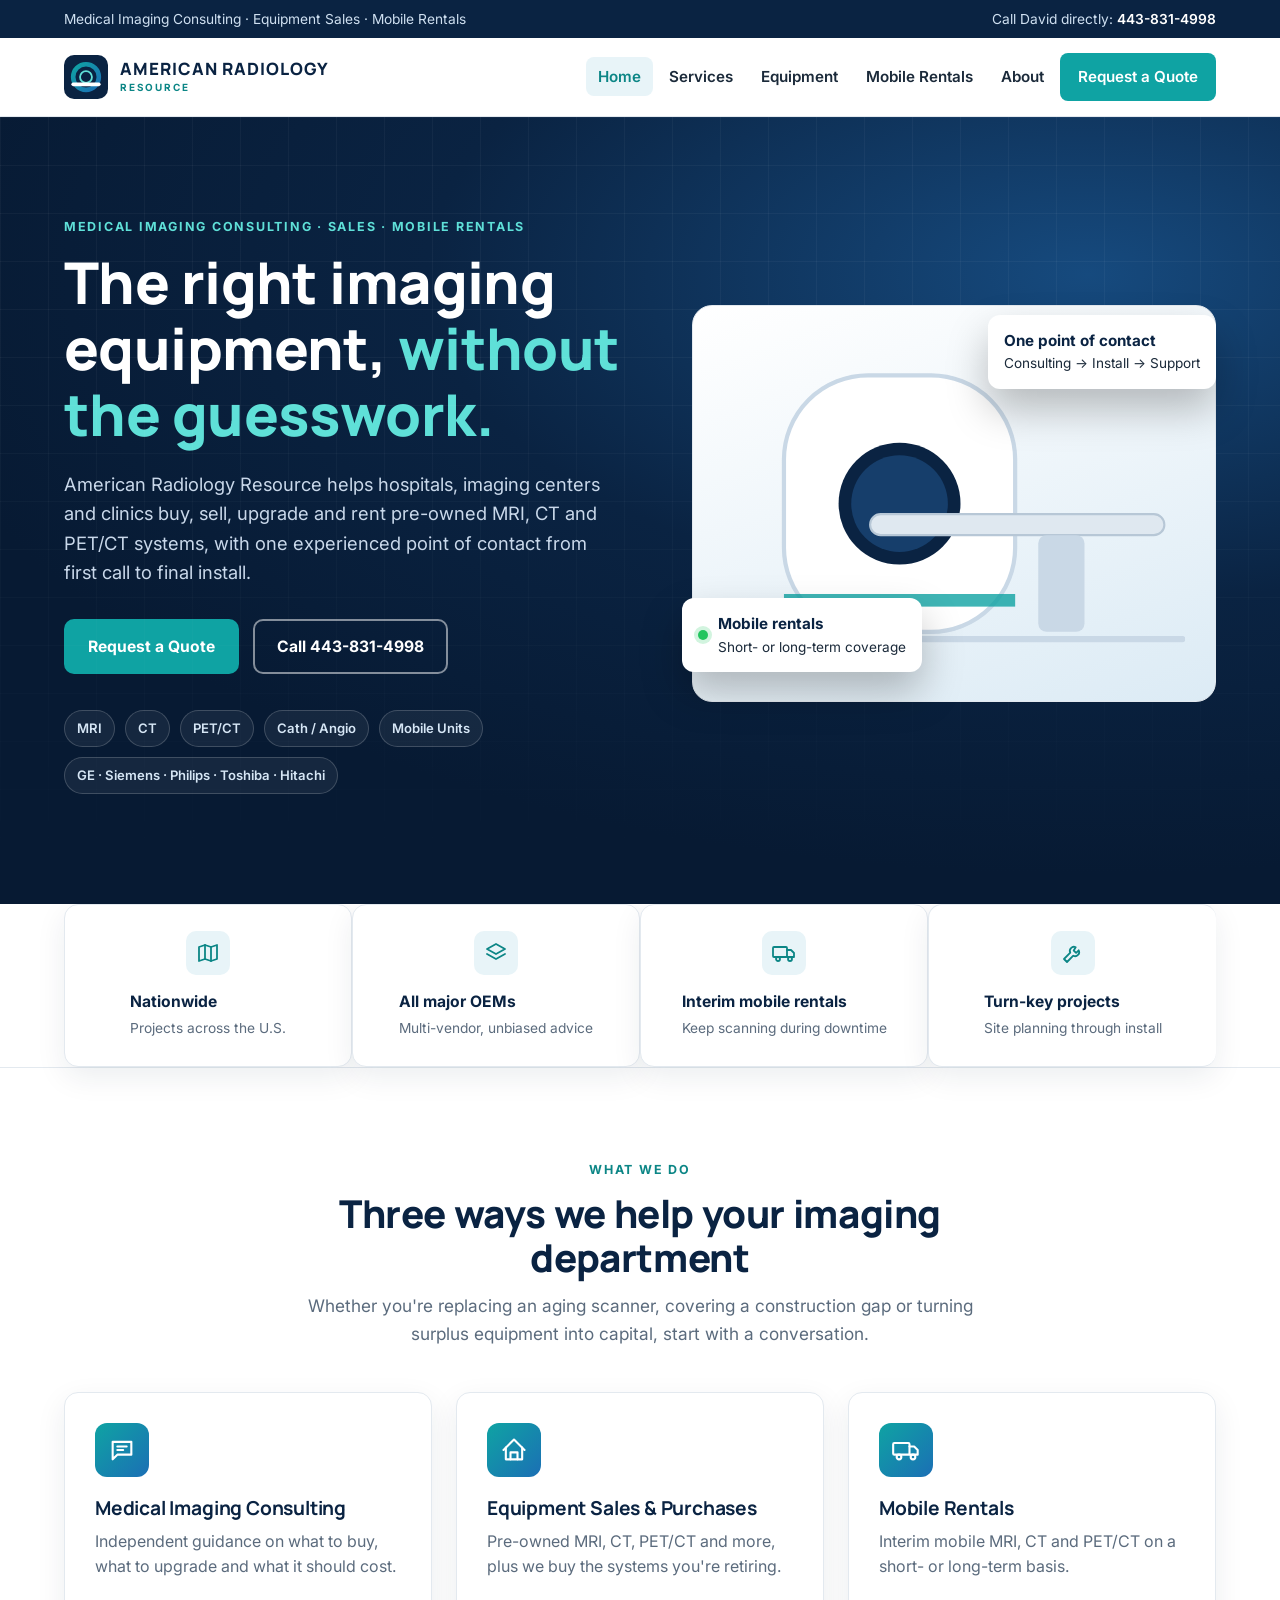
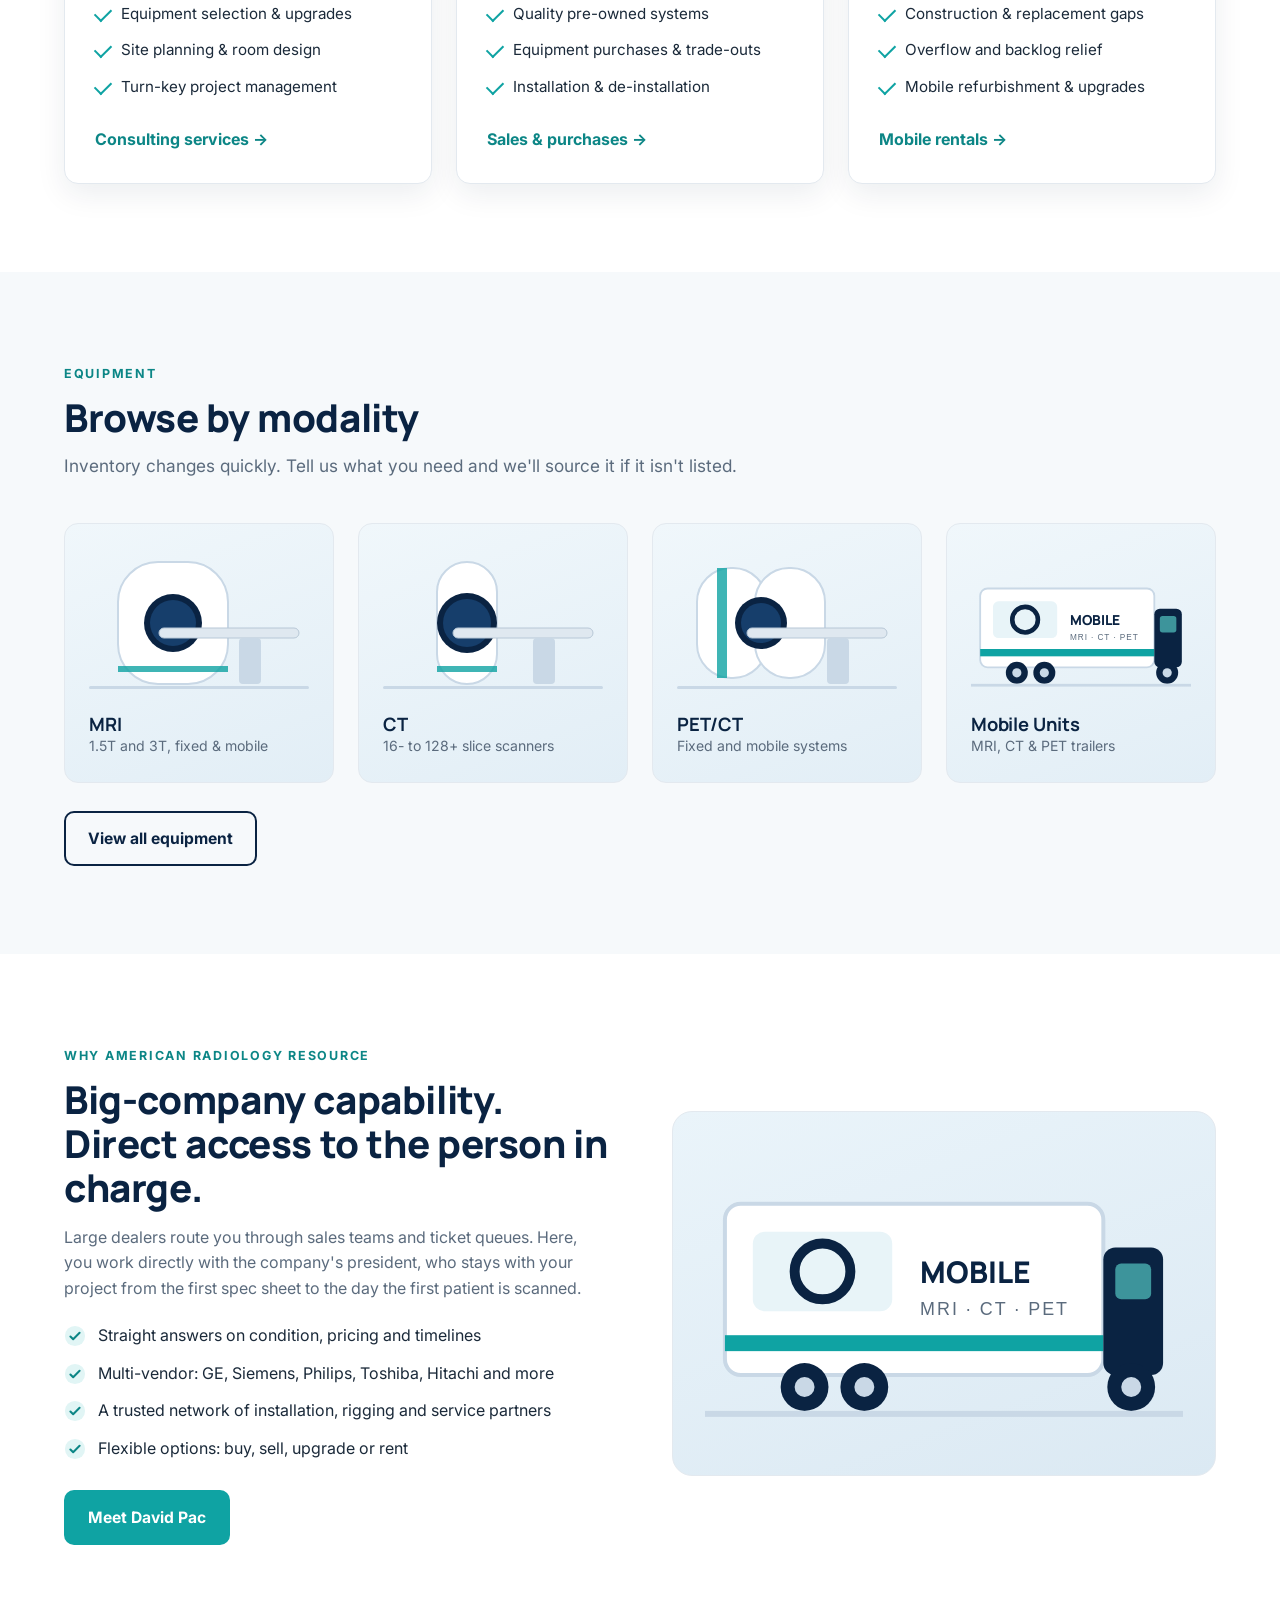
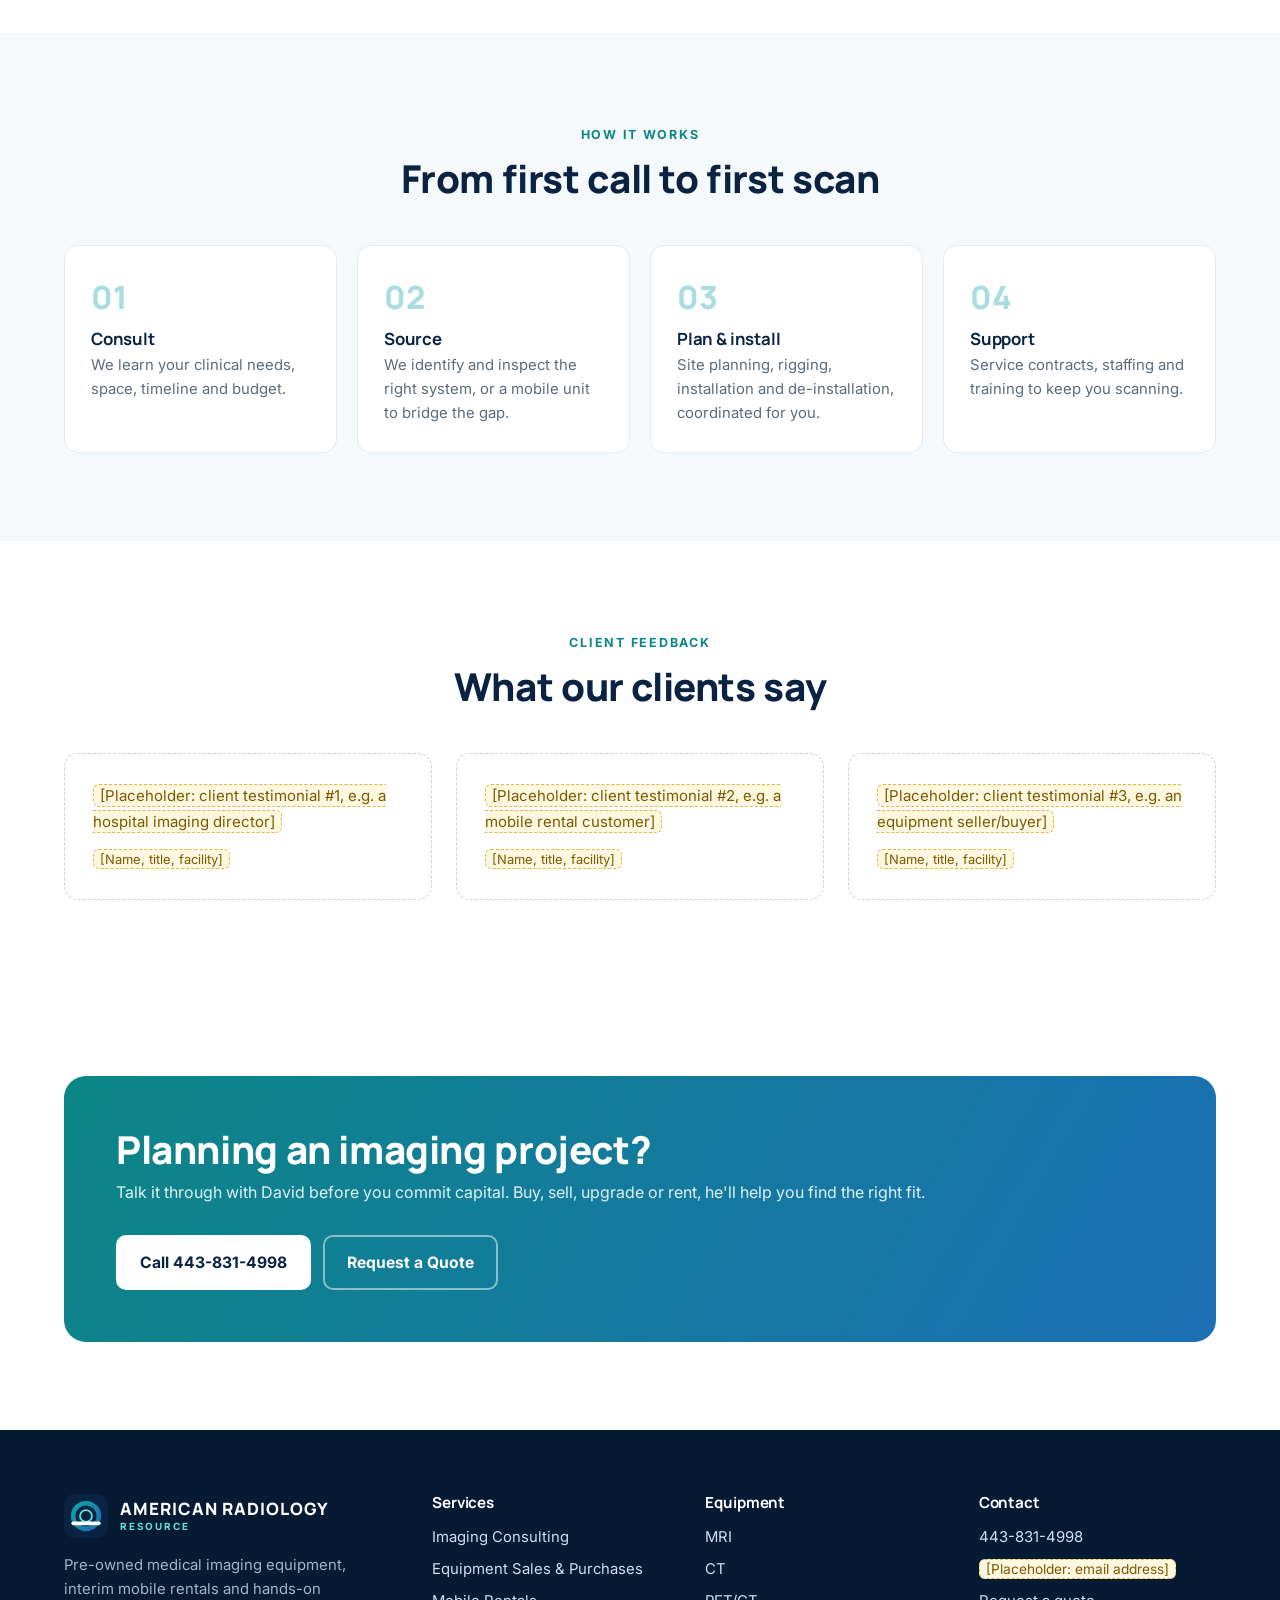
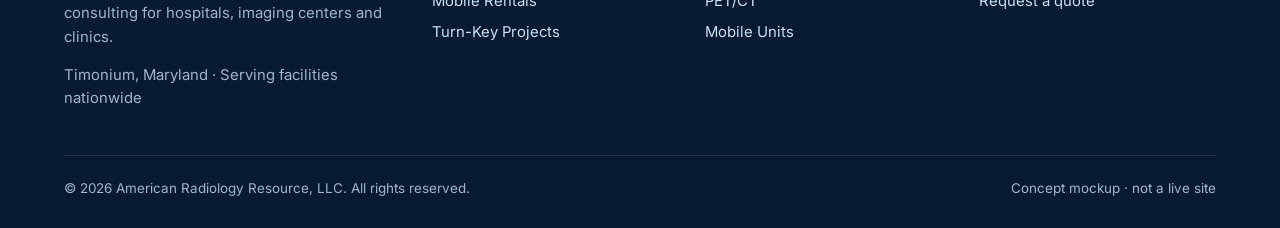
<file: american-radiology-resource/index.html>
<!doctype html>
<html lang="en"><head><meta charset="utf-8"><meta name="robots" content="noindex, nofollow"><meta name="viewport" content="width=device-width,initial-scale=1">
<title>American Radiology Resource | Medical Imaging Consulting, Equipment Sales & Mobile Rentals</title><meta name="description" content="Pre-owned MRI, CT and PET/CT equipment sales, interim mobile rentals and medical imaging consulting.">
<link rel="preconnect" href="https://fonts.googleapis.com"><link rel="preconnect" href="https://fonts.gstatic.com" crossorigin>
<link href="https://fonts.googleapis.com/css2?family=Inter:wght@400;500;600;700&family=Manrope:wght@700;800&display=swap" rel="stylesheet">
<link rel="stylesheet" href="css/style.css"><link rel="icon" href="img/favicon.svg" type="image/svg+xml"></head>
<body>
<div class="topbar"><div class="container"><div class="tb-left"><span>Medical Imaging Consulting · Equipment Sales · Mobile Rentals</span></div><div class="tb-right">Call David directly: <a href="tel:+14438314998">443-831-4998</a></div></div></div>
<header class="site"><div class="container"><a class="logo" href="index.html" aria-label="American Radiology Resource home"><svg viewBox="0 0 48 48" aria-hidden="true"><defs><linearGradient id="lg" x1="0" y1="0" x2="1" y2="1"><stop offset="0" stop-color="#0fa3a3"/><stop offset="1" stop-color="#1b6fb5"/></linearGradient></defs><rect width="48" height="48" rx="11" fill="#0a2342"/><circle cx="24" cy="24" r="14" fill="none" stroke="url(#lg)" stroke-width="5"/><circle cx="24" cy="24" r="6.5" fill="none" stroke="#5fe0d8" stroke-width="2"/><rect x="8" y="30" width="32" height="4" rx="2" fill="#fff"/></svg><span class="wm"><b>AMERICAN RADIOLOGY</b><small>RESOURCE</small></span></a>
<button class="menu-toggle" aria-label="Open menu" aria-expanded="false"><span></span><span></span><span></span></button>
<nav class="main"><ul><li><a href="index.html" class="active">Home</a></li><li><a href="services.html">Services</a></li><li><a href="equipment.html">Equipment</a></li><li><a href="rentals.html">Mobile Rentals</a></li><li><a href="about.html">About</a></li><li><a class="btn btn-primary" href="contact.html">Request a Quote</a></li></ul></nav></div></header>
<main>
<section class="hero"><div class="grid-bg"></div><div class="container">
<div><span class="eyebrow" style="color:#5fe0d8">Medical Imaging Consulting · Sales · Mobile Rentals</span>
<h1>The right imaging equipment, <em>without the guesswork.</em></h1>
<p class="lead">American Radiology Resource helps hospitals, imaging centers and clinics buy, sell, upgrade and rent pre-owned MRI, CT and PET/CT systems, with one experienced point of contact from first call to final install.</p>
<div class="ctas"><a class="btn btn-primary" href="contact.html">Request a Quote</a><a class="btn btn-ghost" href="tel:+14438314998">Call 443-831-4998</a></div>
<div class="pills"><span class="pill">MRI</span><span class="pill">CT</span><span class="pill">PET/CT</span><span class="pill">Cath / Angio</span><span class="pill">Mobile Units</span><span class="pill">GE · Siemens · Philips · Toshiba · Hitachi</span></div></div>
<div class="hero-art"><div class="art-panel" style="background:linear-gradient(160deg,#ffffff,#dcebf5);padding:40px 30px"><svg  viewBox="0 0 220 150" aria-hidden="true"><rect x="29.0" y="14" width="110" height="122" rx="40" fill="#fff" stroke="#c9d8e6" stroke-width="2"/><circle cx="84" cy="75" r="29" fill="#0a2342"/><circle cx="84" cy="75" r="23" fill="#163e6b"/><rect x="29.0" y="118" width="110" height="6" fill="#0fa3a3" opacity=".8"/><rect x="70" y="80" width="140" height="10" rx="5" fill="#dfe8f0" stroke="#b7c7d6"/><rect x="150" y="90" width="22" height="46" rx="4" fill="#c9d8e6"/><rect x="0" y="138" width="220" height="3" rx="1.5" fill="#c9d8e6"/></svg></div>
<div class="card-float cf1"><span class="dot"></span><div><b>Mobile rentals</b>Short- or long-term coverage</div></div>
<div class="card-float cf2"><div><b>One point of contact</b>Consulting → Install → Support</div></div></div>
</div></section>

<section class="strip"><div class="container">
<div class="item"><div class="ic"><svg viewBox="0 0 24 24" fill="none" stroke-width="1.8" stroke-linecap="round" stroke-linejoin="round"><path d="M9 4L3 6v14l6-2 6 2 6-2V4l-6 2z"/><path d="M9 4v14M15 6v14"/></svg></div><div><b>Nationwide</b><span>Projects across the U.S.</span></div></div>
<div class="item"><div class="ic"><svg viewBox="0 0 24 24" fill="none" stroke-width="1.8" stroke-linecap="round" stroke-linejoin="round"><path d="M12 3l9 5-9 5-9-5z"/><path d="M3 13l9 5 9-5"/></svg></div><div><b>All major OEMs</b><span>Multi-vendor, unbiased advice</span></div></div>
<div class="item"><div class="ic"><svg viewBox="0 0 24 24" fill="none" stroke-width="1.8" stroke-linecap="round" stroke-linejoin="round"><rect x="1" y="6" width="14" height="10" rx="1"/><path d="M15 9h4l3 3v4h-7"/><circle cx="6" cy="18" r="2"/><circle cx="18" cy="18" r="2"/></svg></div><div><b>Interim mobile rentals</b><span>Keep scanning during downtime</span></div></div>
<div class="item"><div class="ic"><svg viewBox="0 0 24 24" fill="none" stroke-width="1.8" stroke-linecap="round" stroke-linejoin="round"><path d="M14.7 6.3a4 4 0 0 0-5.4 5.4L3 18l3 3 6.3-6.3a4 4 0 0 0 5.4-5.4l-2.6 2.6-2.4-2.4z"/></svg></div><div><b>Turn-key projects</b><span>Site planning through install</span></div></div>
</div></section>

<section class="section"><div class="container">
<div class="section-head center"><span class="eyebrow">What we do</span><h2>Three ways we help your imaging department</h2><p>Whether you're replacing an aging scanner, covering a construction gap or turning surplus equipment into capital, start with a conversation.</p></div>
<div class="cards c3">
<div class="card"><div class="ic"><svg viewBox="0 0 24 24" fill="none" stroke-width="1.8" stroke-linecap="round" stroke-linejoin="round"><path d="M4 5h16v11H8l-4 4z"/><path d="M8 9h8M8 12h5"/></svg></div><h3>Medical Imaging Consulting</h3><p>Independent guidance on what to buy, what to upgrade and what it should cost.</p><ul><li>Equipment selection &amp; upgrades</li><li>Site planning &amp; room design</li><li>Turn-key project management</li></ul><a class="more" href="services.html#consulting">Consulting services</a></div>
<div class="card"><div class="ic"><svg viewBox="0 0 24 24" fill="none" stroke-width="1.8" stroke-linecap="round" stroke-linejoin="round"><path d="M3 12l9-9 9 9"/><path d="M5 10v10h14V10"/><path d="M9 20v-6h6v6"/></svg></div><h3>Equipment Sales &amp; Purchases</h3><p>Pre-owned MRI, CT, PET/CT and more, plus we buy the systems you're retiring.</p><ul><li>Quality pre-owned systems</li><li>Equipment purchases &amp; trade-outs</li><li>Installation &amp; de-installation</li></ul><a class="more" href="services.html#sales">Sales &amp; purchases</a></div>
<div class="card"><div class="ic"><svg viewBox="0 0 24 24" fill="none" stroke-width="1.8" stroke-linecap="round" stroke-linejoin="round"><rect x="1" y="6" width="14" height="10" rx="1"/><path d="M15 9h4l3 3v4h-7"/><circle cx="6" cy="18" r="2"/><circle cx="18" cy="18" r="2"/></svg></div><h3>Mobile Rentals</h3><p>Interim mobile MRI, CT and PET/CT on a short- or long-term basis.</p><ul><li>Construction &amp; replacement gaps</li><li>Overflow and backlog relief</li><li>Mobile refurbishment &amp; upgrades</li></ul><a class="more" href="rentals.html">Mobile rentals</a></div>
</div></div></section>

<section class="section alt"><div class="container">
<div class="section-head"><span class="eyebrow">Equipment</span><h2>Browse by modality</h2><p>Inventory changes quickly. Tell us what you need and we'll source it if it isn't listed.</p></div>
<div class="cards c4"><a class="mod" href="equipment.html?cat=mri"><svg class="art" viewBox="0 0 220 150" aria-hidden="true"><rect x="29.0" y="14" width="110" height="122" rx="40" fill="#fff" stroke="#c9d8e6" stroke-width="2"/><circle cx="84" cy="75" r="29" fill="#0a2342"/><circle cx="84" cy="75" r="23" fill="#163e6b"/><rect x="29.0" y="118" width="110" height="6" fill="#0fa3a3" opacity=".8"/><rect x="70" y="80" width="140" height="10" rx="5" fill="#dfe8f0" stroke="#b7c7d6"/><rect x="150" y="90" width="22" height="46" rx="4" fill="#c9d8e6"/><rect x="0" y="138" width="220" height="3" rx="1.5" fill="#c9d8e6"/></svg><h3>MRI</h3><span>1.5T and 3T, fixed &amp; mobile</span></a><a class="mod" href="equipment.html?cat=ct"><svg class="art" viewBox="0 0 220 150" aria-hidden="true"><rect x="54.0" y="14" width="60" height="122" rx="30.0" fill="#fff" stroke="#c9d8e6" stroke-width="2"/><circle cx="84" cy="75" r="30" fill="#0a2342"/><circle cx="84" cy="75" r="24" fill="#163e6b"/><rect x="54.0" y="118" width="60" height="6" fill="#0fa3a3" opacity=".8"/><rect x="70" y="80" width="140" height="10" rx="5" fill="#dfe8f0" stroke="#b7c7d6"/><rect x="150" y="90" width="22" height="46" rx="4" fill="#c9d8e6"/><rect x="0" y="138" width="220" height="3" rx="1.5" fill="#c9d8e6"/></svg><h3>CT</h3><span>16- to 128+ slice scanners</span></a><a class="mod" href="equipment.html?cat=pet"><svg class="art" viewBox="0 0 220 150" aria-hidden="true"><rect x="20" y="20" width="70" height="110" rx="34" fill="#fff" stroke="#c9d8e6" stroke-width="2"/><rect x="78" y="20" width="70" height="110" rx="34" fill="#fff" stroke="#c9d8e6" stroke-width="2"/><circle cx="84" cy="75" r="26" fill="#0a2342"/><circle cx="84" cy="75" r="20" fill="#163e6b"/><rect x="40" y="20" width="10" height="110" fill="#0fa3a3" opacity=".8"/><rect x="70" y="80" width="140" height="10" rx="5" fill="#dfe8f0" stroke="#b7c7d6"/><rect x="150" y="90" width="22" height="46" rx="4" fill="#c9d8e6"/><rect x="0" y="138" width="220" height="3" rx="1.5" fill="#c9d8e6"/></svg><h3>PET/CT</h3><span>Fixed and mobile systems</span></a><a class="mod" href="equipment.html?cat=mobile"><svg class="art" viewBox="0 0 240 150" aria-hidden="true"><rect x="10" y="30" width="190" height="86" rx="8" fill="#fff" stroke="#c9d8e6" stroke-width="2"/><rect x="10" y="96" width="190" height="8" fill="#0fa3a3"/><rect x="24" y="44" width="70" height="40" rx="6" fill="#e8f4f8"/><circle cx="59" cy="64" r="14" fill="none" stroke="#0a2342" stroke-width="5"/><text x="108" y="70" font-family="Manrope,Arial" font-weight="800" font-size="15" fill="#0a2342">MOBILE</text><text x="108" y="86" font-family="Arial" font-size="9" fill="#5b6b7d" letter-spacing="1">MRI · CT · PET</text><rect x="200" y="52" width="30" height="64" rx="6" fill="#0a2342"/><rect x="206" y="60" width="18" height="18" rx="3" fill="#5fe0d8" opacity=".6"/><circle cx="50" cy="122" r="12" fill="#0a2342"/><circle cx="50" cy="122" r="5" fill="#c9d8e6"/><circle cx="80" cy="122" r="12" fill="#0a2342"/><circle cx="80" cy="122" r="5" fill="#c9d8e6"/><circle cx="214" cy="122" r="12" fill="#0a2342"/><circle cx="214" cy="122" r="5" fill="#c9d8e6"/><rect x="0" y="134" width="240" height="3" fill="#c9d8e6"/></svg><h3>Mobile Units</h3><span>MRI, CT &amp; PET trailers</span></a></div>
<div style="margin-top:28px"><a class="btn btn-outline" href="equipment.html">View all equipment</a></div>
</div></section>

<section class="section"><div class="container split">
<div><span class="eyebrow">Why American Radiology Resource</span><h2>Big-company capability. Direct access to the person in charge.</h2>
<p style="margin-top:14px">Large dealers route you through sales teams and ticket queues. Here, you work directly with the company's president, who stays with your project from the first spec sheet to the day the first patient is scanned.</p>
<ul class="checklist"><li><svg viewBox="0 0 24 24"><circle cx="12" cy="12" r="11" fill="#e1f5f5"/><path d="M7 12.5l3 3 7-7" fill="none" stroke="#0c8686" stroke-width="2.2" stroke-linecap="round" stroke-linejoin="round"/></svg><span>Straight answers on condition, pricing and timelines</span></li><li><svg viewBox="0 0 24 24"><circle cx="12" cy="12" r="11" fill="#e1f5f5"/><path d="M7 12.5l3 3 7-7" fill="none" stroke="#0c8686" stroke-width="2.2" stroke-linecap="round" stroke-linejoin="round"/></svg><span>Multi-vendor: GE, Siemens, Philips, Toshiba, Hitachi and more</span></li><li><svg viewBox="0 0 24 24"><circle cx="12" cy="12" r="11" fill="#e1f5f5"/><path d="M7 12.5l3 3 7-7" fill="none" stroke="#0c8686" stroke-width="2.2" stroke-linecap="round" stroke-linejoin="round"/></svg><span>A trusted network of installation, rigging and service partners</span></li><li><svg viewBox="0 0 24 24"><circle cx="12" cy="12" r="11" fill="#e1f5f5"/><path d="M7 12.5l3 3 7-7" fill="none" stroke="#0c8686" stroke-width="2.2" stroke-linecap="round" stroke-linejoin="round"/></svg><span>Flexible options: buy, sell, upgrade or rent</span></li></ul>
<a class="btn btn-primary" href="about.html">Meet David Pac</a></div>
<div class="art-panel"><svg  viewBox="0 0 240 150" aria-hidden="true"><rect x="10" y="30" width="190" height="86" rx="8" fill="#fff" stroke="#c9d8e6" stroke-width="2"/><rect x="10" y="96" width="190" height="8" fill="#0fa3a3"/><rect x="24" y="44" width="70" height="40" rx="6" fill="#e8f4f8"/><circle cx="59" cy="64" r="14" fill="none" stroke="#0a2342" stroke-width="5"/><text x="108" y="70" font-family="Manrope,Arial" font-weight="800" font-size="15" fill="#0a2342">MOBILE</text><text x="108" y="86" font-family="Arial" font-size="9" fill="#5b6b7d" letter-spacing="1">MRI · CT · PET</text><rect x="200" y="52" width="30" height="64" rx="6" fill="#0a2342"/><rect x="206" y="60" width="18" height="18" rx="3" fill="#5fe0d8" opacity=".6"/><circle cx="50" cy="122" r="12" fill="#0a2342"/><circle cx="50" cy="122" r="5" fill="#c9d8e6"/><circle cx="80" cy="122" r="12" fill="#0a2342"/><circle cx="80" cy="122" r="5" fill="#c9d8e6"/><circle cx="214" cy="122" r="12" fill="#0a2342"/><circle cx="214" cy="122" r="5" fill="#c9d8e6"/><rect x="0" y="134" width="240" height="3" fill="#c9d8e6"/></svg></div>
</div></section>

<section class="section alt"><div class="container">
<div class="section-head center"><span class="eyebrow">How it works</span><h2>From first call to first scan</h2></div>
<div class="steps">
<div class="step"><h3>Consult</h3><p>We learn your clinical needs, space, timeline and budget.</p></div>
<div class="step"><h3>Source</h3><p>We identify and inspect the right system, or a mobile unit to bridge the gap.</p></div>
<div class="step"><h3>Plan &amp; install</h3><p>Site planning, rigging, installation and de-installation, coordinated for you.</p></div>
<div class="step"><h3>Support</h3><p>Service contracts, staffing and training to keep you scanning.</p></div>
</div></div></section>

<section class="section"><div class="container">
<div class="section-head center"><span class="eyebrow">Client feedback</span><h2>What our clients say</h2></div>
<div class="cards c3">
<div class="quote"><p><span class="ph">[Placeholder: client testimonial #1, e.g. a hospital imaging director]</span></p><div class="who"><span class="ph">[Name, title, facility]</span></div></div>
<div class="quote"><p><span class="ph">[Placeholder: client testimonial #2, e.g. a mobile rental customer]</span></p><div class="who"><span class="ph">[Name, title, facility]</span></div></div>
<div class="quote"><p><span class="ph">[Placeholder: client testimonial #3, e.g. an equipment seller/buyer]</span></p><div class="who"><span class="ph">[Name, title, facility]</span></div></div>
</div></div></section>
<section class="section"><div class="container"><div class="cta-band"><div><h2>Planning an imaging project?</h2><p>Talk it through with David before you commit capital. Buy, sell, upgrade or rent, he'll help you find the right fit.</p></div><div style="display:flex;gap:12px;flex-wrap:wrap"><a class="btn btn-white" href="tel:+14438314998">Call 443-831-4998</a><a class="btn btn-ghost" href="contact.html">Request a Quote</a></div></div></div></section></main>
<footer class="site"><div class="container"><div class="cols">
<div><a class="logo" href="index.html" aria-label="American Radiology Resource home"><svg viewBox="0 0 48 48" aria-hidden="true"><defs><linearGradient id="lg" x1="0" y1="0" x2="1" y2="1"><stop offset="0" stop-color="#0fa3a3"/><stop offset="1" stop-color="#1b6fb5"/></linearGradient></defs><rect width="48" height="48" rx="11" fill="#0a2342"/><circle cx="24" cy="24" r="14" fill="none" stroke="url(#lg)" stroke-width="5"/><circle cx="24" cy="24" r="6.5" fill="none" stroke="#5fe0d8" stroke-width="2"/><rect x="8" y="30" width="32" height="4" rx="2" fill="#fff"/></svg><span class="wm"><b>AMERICAN RADIOLOGY</b><small>RESOURCE</small></span></a><p>Pre-owned medical imaging equipment, interim mobile rentals and hands-on consulting for hospitals, imaging centers and clinics.</p><p style="margin-top:14px">Timonium, Maryland · Serving facilities nationwide</p></div>
<div><h4>Services</h4><ul><li><a href="services.html#consulting">Imaging Consulting</a></li><li><a href="services.html#sales">Equipment Sales &amp; Purchases</a></li><li><a href="rentals.html">Mobile Rentals</a></li><li><a href="services.html#turnkey">Turn-Key Projects</a></li></ul></div>
<div><h4>Equipment</h4><ul><li><a href="equipment.html?cat=mri">MRI</a></li><li><a href="equipment.html?cat=ct">CT</a></li><li><a href="equipment.html?cat=pet">PET/CT</a></li><li><a href="equipment.html?cat=mobile">Mobile Units</a></li></ul></div>
<div><h4>Contact</h4><ul><li><a href="tel:+14438314998">443-831-4998</a></li><li><span class="ph">[Placeholder: email address]</span></li><li><a href="contact.html">Request a quote</a></li></ul></div>
</div><div class="legal"><span>© <span id="yr">2026</span> American Radiology Resource, LLC. All rights reserved.</span><span>Concept mockup · not a live site</span></div></div></footer>
<div class="callbar"><a href="tel:+14438314998">Call 443-831-4998</a><a href="contact.html">Get a Quote</a></div>
<script src="js/main.js"></script></body></html>
</file>
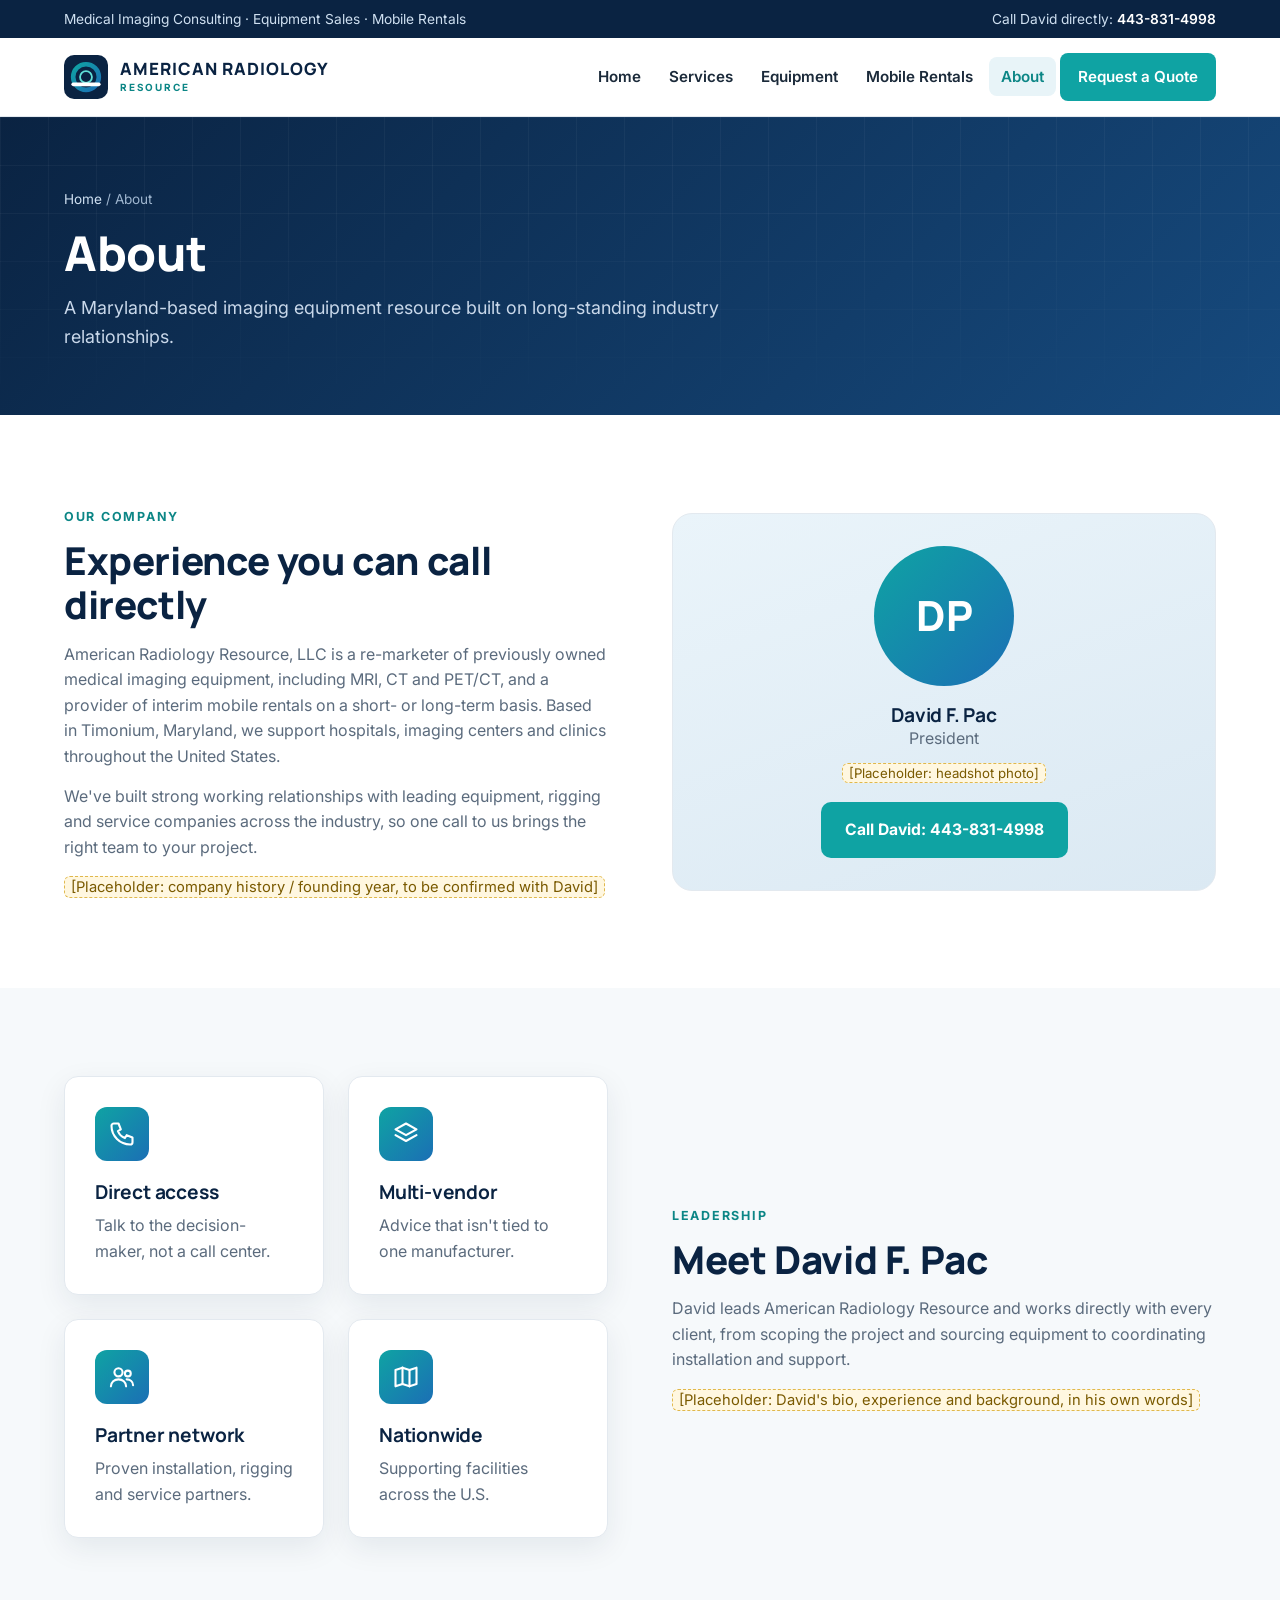
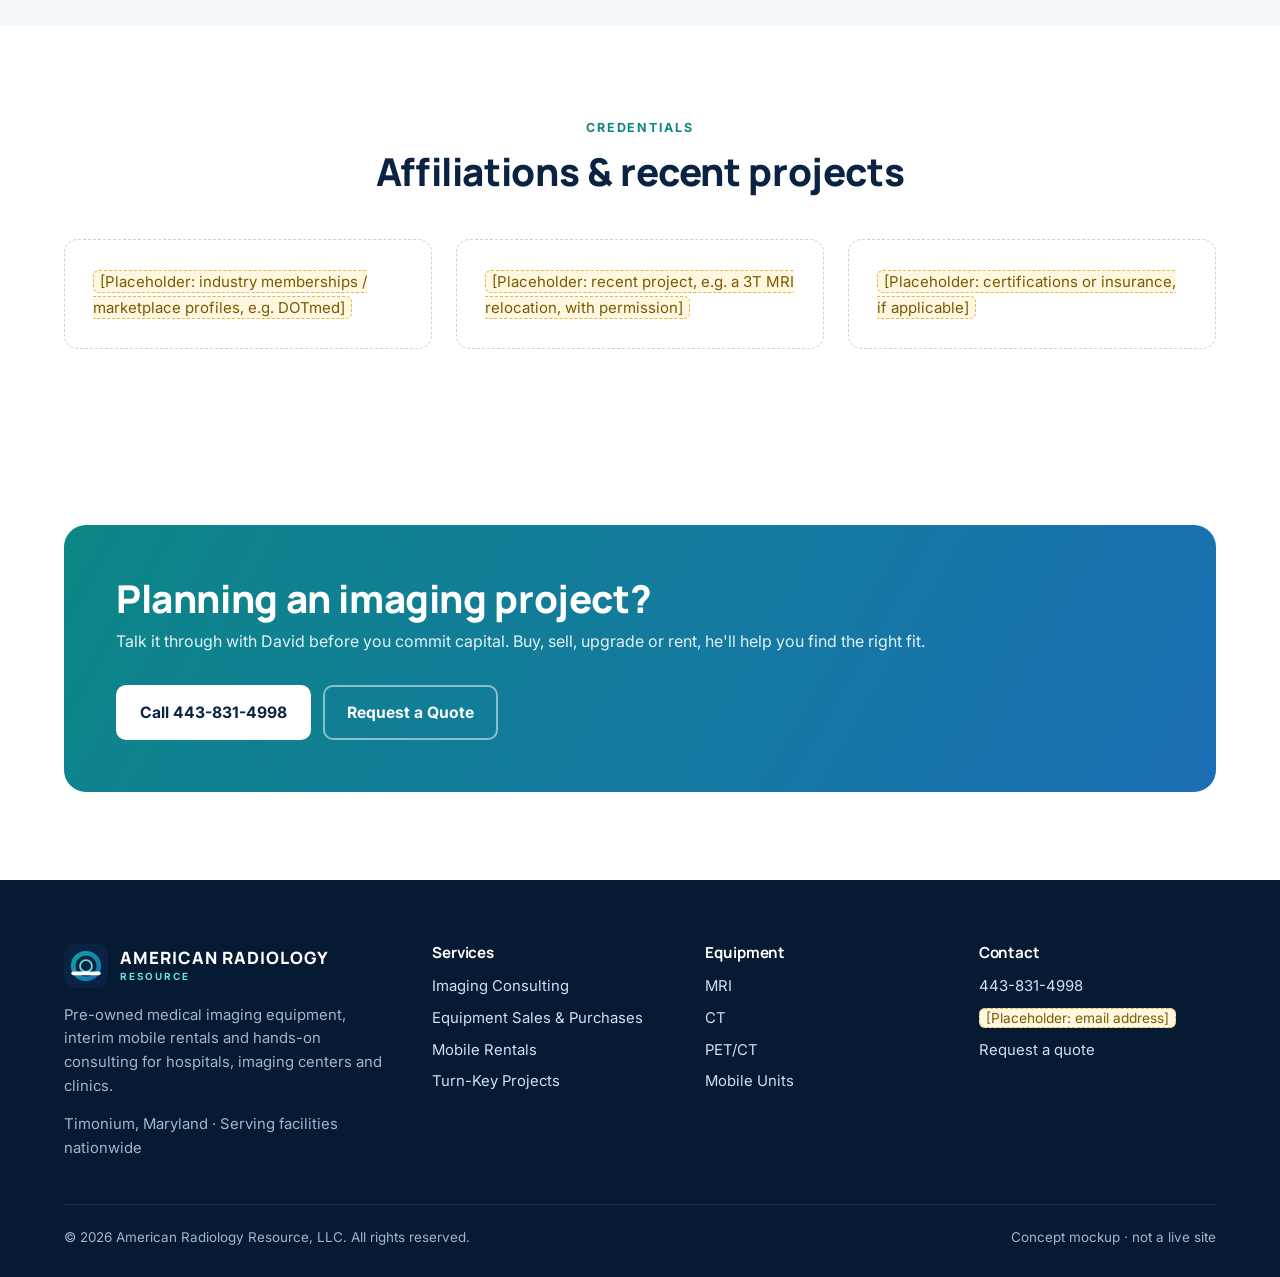
<file: american-radiology-resource/about.html>
<!doctype html>
<html lang="en"><head><meta charset="utf-8"><meta name="robots" content="noindex, nofollow"><meta name="viewport" content="width=device-width,initial-scale=1">
<title>About | American Radiology Resource</title><meta name="description" content="About American Radiology Resource and President David F. Pac.">
<link rel="preconnect" href="https://fonts.googleapis.com"><link rel="preconnect" href="https://fonts.gstatic.com" crossorigin>
<link href="https://fonts.googleapis.com/css2?family=Inter:wght@400;500;600;700&family=Manrope:wght@700;800&display=swap" rel="stylesheet">
<link rel="stylesheet" href="css/style.css"><link rel="icon" href="img/favicon.svg" type="image/svg+xml"></head>
<body>
<div class="topbar"><div class="container"><div class="tb-left"><span>Medical Imaging Consulting · Equipment Sales · Mobile Rentals</span></div><div class="tb-right">Call David directly: <a href="tel:+14438314998">443-831-4998</a></div></div></div>
<header class="site"><div class="container"><a class="logo" href="index.html" aria-label="American Radiology Resource home"><svg viewBox="0 0 48 48" aria-hidden="true"><defs><linearGradient id="lg" x1="0" y1="0" x2="1" y2="1"><stop offset="0" stop-color="#0fa3a3"/><stop offset="1" stop-color="#1b6fb5"/></linearGradient></defs><rect width="48" height="48" rx="11" fill="#0a2342"/><circle cx="24" cy="24" r="14" fill="none" stroke="url(#lg)" stroke-width="5"/><circle cx="24" cy="24" r="6.5" fill="none" stroke="#5fe0d8" stroke-width="2"/><rect x="8" y="30" width="32" height="4" rx="2" fill="#fff"/></svg><span class="wm"><b>AMERICAN RADIOLOGY</b><small>RESOURCE</small></span></a>
<button class="menu-toggle" aria-label="Open menu" aria-expanded="false"><span></span><span></span><span></span></button>
<nav class="main"><ul><li><a href="index.html">Home</a></li><li><a href="services.html">Services</a></li><li><a href="equipment.html">Equipment</a></li><li><a href="rentals.html">Mobile Rentals</a></li><li><a href="about.html" class="active">About</a></li><li><a class="btn btn-primary" href="contact.html">Request a Quote</a></li></ul></nav></div></header>
<main><section class="page-hero"><div class="grid-bg"></div><div class="container"><div class="crumbs"><a href="index.html">Home</a> / About</div><h1>About</h1><p>A Maryland-based imaging equipment resource built on long-standing industry relationships.</p></div></section>
<section class="section"><div class="container split">
<div><span class="eyebrow">Our company</span><h2>Experience you can call directly</h2>
<p style="margin-top:14px">American Radiology Resource, LLC is a re-marketer of previously owned medical imaging equipment, including MRI, CT and PET/CT, and a provider of interim mobile rentals on a short- or long-term basis. Based in Timonium, Maryland, we support hospitals, imaging centers and clinics throughout the United States.</p>
<p style="margin-top:14px">We've built strong working relationships with leading equipment, rigging and service companies across the industry, so one call to us brings the right team to your project.</p>
<p style="margin-top:14px"><span class="ph">[Placeholder: company history / founding year, to be confirmed with David]</span></p></div>
<div class="art-panel" style="text-align:center"><div style="width:140px;height:140px;border-radius:50%;margin:0 auto 18px;background:linear-gradient(135deg,#0fa3a3,#1b6fb5);display:grid;place-items:center;color:#fff;font-family:Manrope,sans-serif;font-size:2.6rem;font-weight:800">DP</div><h3>David F. Pac</h3><p>President</p><p style="margin-top:10px;font-size:.9rem"><span class="ph">[Placeholder: headshot photo]</span></p><a class="btn btn-primary" style="margin-top:18px" href="tel:+14438314998">Call David: 443-831-4998</a></div>
</div></section>
<section class="section alt"><div class="container split rev">
<div><span class="eyebrow">Leadership</span><h2>Meet David F. Pac</h2><p style="margin-top:14px">David leads American Radiology Resource and works directly with every client, from scoping the project and sourcing equipment to coordinating installation and support.</p><p style="margin-top:14px"><span class="ph">[Placeholder: David's bio, experience and background, in his own words]</span></p></div>
<div><div class="cards c2">
<div class="card"><div class="ic"><svg viewBox="0 0 24 24" fill="none" stroke-width="1.8" stroke-linecap="round" stroke-linejoin="round"><path d="M5 3h4l2 5-2.5 1.5a11 11 0 0 0 6 6L16 13l5 2v4a2 2 0 0 1-2 2A16 16 0 0 1 3 5a2 2 0 0 1 2-2"/></svg></div><h3>Direct access</h3><p>Talk to the decision-maker, not a call center.</p></div>
<div class="card"><div class="ic"><svg viewBox="0 0 24 24" fill="none" stroke-width="1.8" stroke-linecap="round" stroke-linejoin="round"><path d="M12 3l9 5-9 5-9-5z"/><path d="M3 13l9 5 9-5"/></svg></div><h3>Multi-vendor</h3><p>Advice that isn't tied to one manufacturer.</p></div>
<div class="card"><div class="ic"><svg viewBox="0 0 24 24" fill="none" stroke-width="1.8" stroke-linecap="round" stroke-linejoin="round"><circle cx="9" cy="8" r="3.5"/><path d="M2.5 20c0-3.6 3-6 6.5-6s6.5 2.4 6.5 6"/><circle cx="17" cy="9" r="2.5"/><path d="M16 14c3 0 5.5 2 5.5 5"/></svg></div><h3>Partner network</h3><p>Proven installation, rigging and service partners.</p></div>
<div class="card"><div class="ic"><svg viewBox="0 0 24 24" fill="none" stroke-width="1.8" stroke-linecap="round" stroke-linejoin="round"><path d="M9 4L3 6v14l6-2 6 2 6-2V4l-6 2z"/><path d="M9 4v14M15 6v14"/></svg></div><h3>Nationwide</h3><p>Supporting facilities across the U.S.</p></div>
</div></div></div></section>
<section class="section"><div class="container">
<div class="section-head center"><span class="eyebrow">Credentials</span><h2>Affiliations &amp; recent projects</h2></div>
<div class="cards c3">
<div class="quote"><p><span class="ph">[Placeholder: industry memberships / marketplace profiles, e.g. DOTmed]</span></p></div>
<div class="quote"><p><span class="ph">[Placeholder: recent project, e.g. a 3T MRI relocation, with permission]</span></p></div>
<div class="quote"><p><span class="ph">[Placeholder: certifications or insurance, if applicable]</span></p></div>
</div></div></section>
<section class="section"><div class="container"><div class="cta-band"><div><h2>Planning an imaging project?</h2><p>Talk it through with David before you commit capital. Buy, sell, upgrade or rent, he'll help you find the right fit.</p></div><div style="display:flex;gap:12px;flex-wrap:wrap"><a class="btn btn-white" href="tel:+14438314998">Call 443-831-4998</a><a class="btn btn-ghost" href="contact.html">Request a Quote</a></div></div></div></section></main>
<footer class="site"><div class="container"><div class="cols">
<div><a class="logo" href="index.html" aria-label="American Radiology Resource home"><svg viewBox="0 0 48 48" aria-hidden="true"><defs><linearGradient id="lg" x1="0" y1="0" x2="1" y2="1"><stop offset="0" stop-color="#0fa3a3"/><stop offset="1" stop-color="#1b6fb5"/></linearGradient></defs><rect width="48" height="48" rx="11" fill="#0a2342"/><circle cx="24" cy="24" r="14" fill="none" stroke="url(#lg)" stroke-width="5"/><circle cx="24" cy="24" r="6.5" fill="none" stroke="#5fe0d8" stroke-width="2"/><rect x="8" y="30" width="32" height="4" rx="2" fill="#fff"/></svg><span class="wm"><b>AMERICAN RADIOLOGY</b><small>RESOURCE</small></span></a><p>Pre-owned medical imaging equipment, interim mobile rentals and hands-on consulting for hospitals, imaging centers and clinics.</p><p style="margin-top:14px">Timonium, Maryland · Serving facilities nationwide</p></div>
<div><h4>Services</h4><ul><li><a href="services.html#consulting">Imaging Consulting</a></li><li><a href="services.html#sales">Equipment Sales &amp; Purchases</a></li><li><a href="rentals.html">Mobile Rentals</a></li><li><a href="services.html#turnkey">Turn-Key Projects</a></li></ul></div>
<div><h4>Equipment</h4><ul><li><a href="equipment.html?cat=mri">MRI</a></li><li><a href="equipment.html?cat=ct">CT</a></li><li><a href="equipment.html?cat=pet">PET/CT</a></li><li><a href="equipment.html?cat=mobile">Mobile Units</a></li></ul></div>
<div><h4>Contact</h4><ul><li><a href="tel:+14438314998">443-831-4998</a></li><li><span class="ph">[Placeholder: email address]</span></li><li><a href="contact.html">Request a quote</a></li></ul></div>
</div><div class="legal"><span>© <span id="yr">2026</span> American Radiology Resource, LLC. All rights reserved.</span><span>Concept mockup · not a live site</span></div></div></footer>
<div class="callbar"><a href="tel:+14438314998">Call 443-831-4998</a><a href="contact.html">Get a Quote</a></div>
<script src="js/main.js"></script></body></html>
</file>
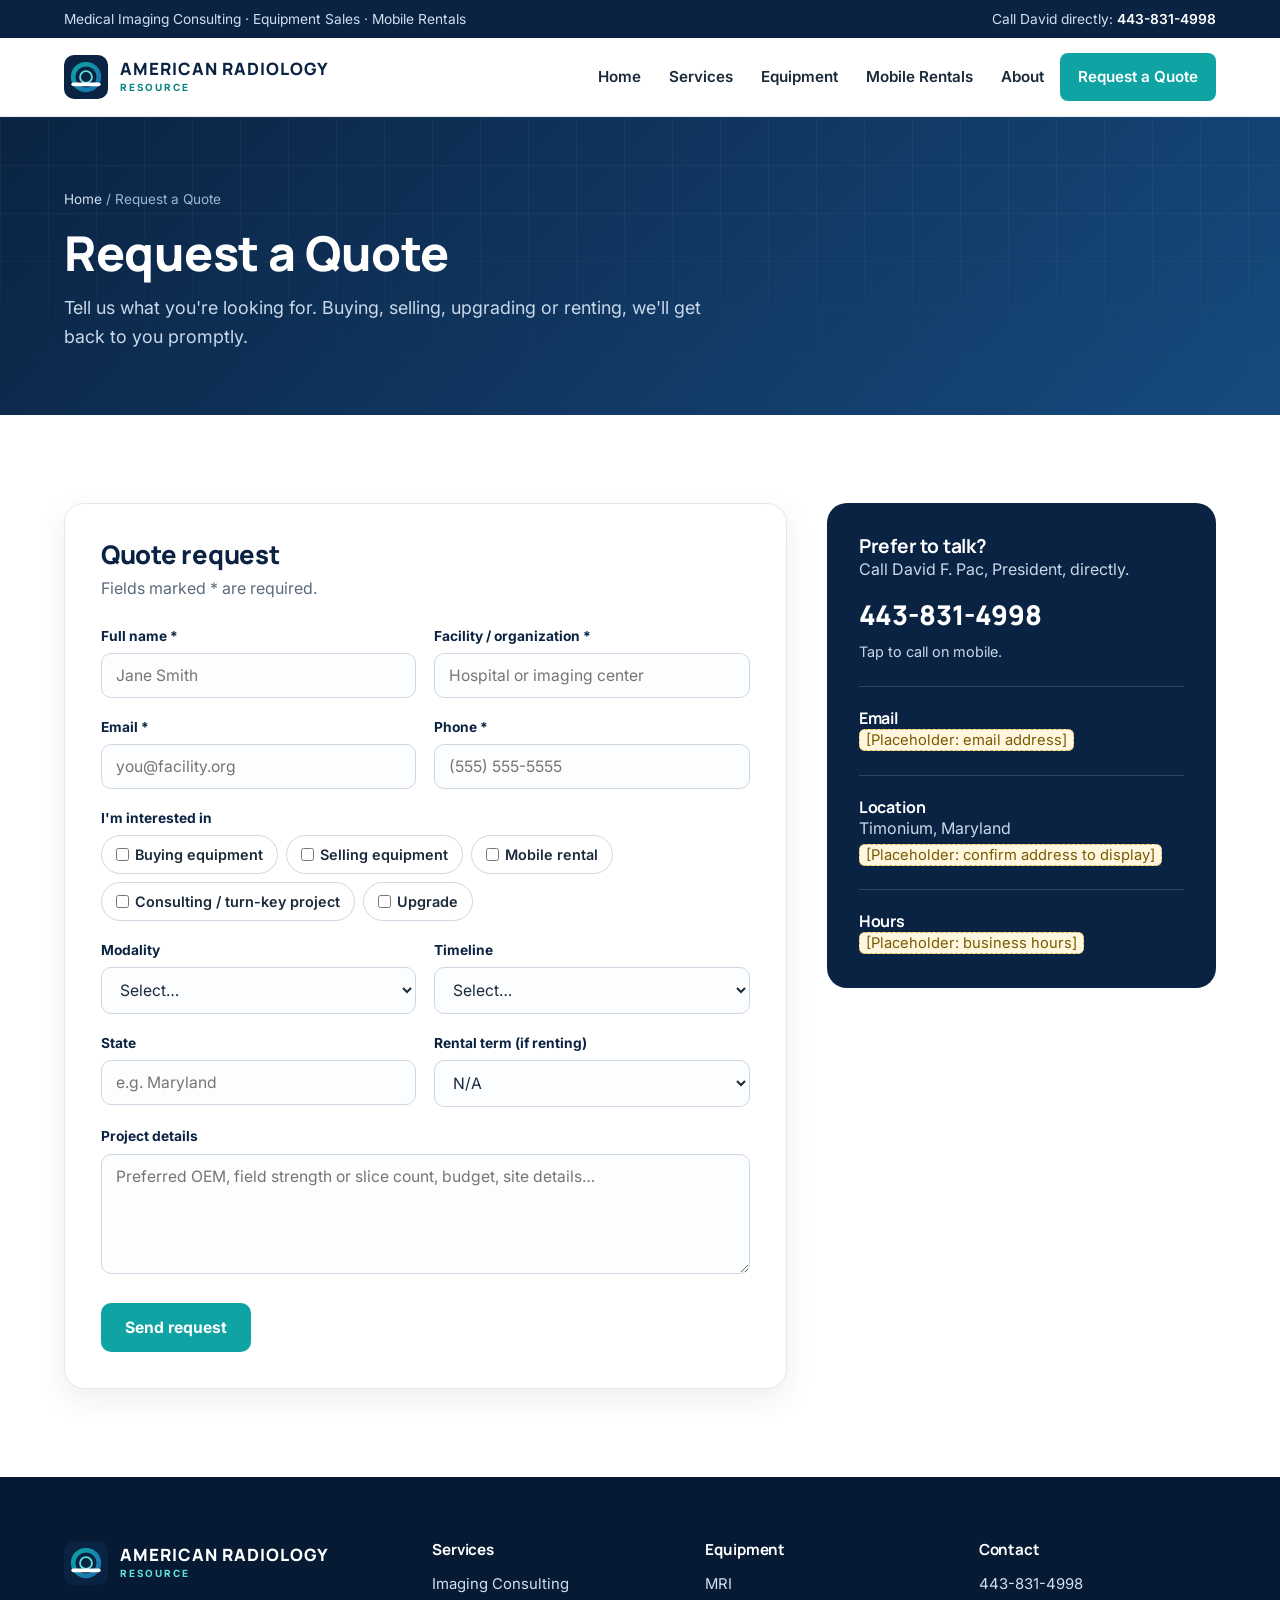
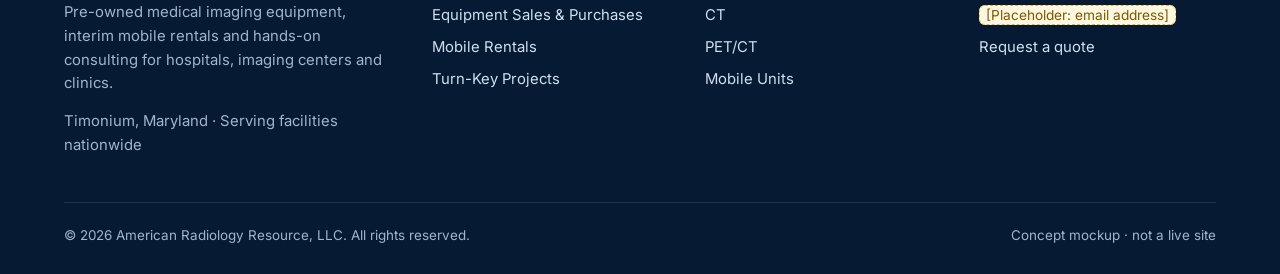
<file: american-radiology-resource/contact.html>
<!doctype html>
<html lang="en"><head><meta charset="utf-8"><meta name="robots" content="noindex, nofollow"><meta name="viewport" content="width=device-width,initial-scale=1">
<title>Contact | American Radiology Resource</title><meta name="description" content="Request a quote for imaging equipment sales, purchases, mobile rentals or consulting.">
<link rel="preconnect" href="https://fonts.googleapis.com"><link rel="preconnect" href="https://fonts.gstatic.com" crossorigin>
<link href="https://fonts.googleapis.com/css2?family=Inter:wght@400;500;600;700&family=Manrope:wght@700;800&display=swap" rel="stylesheet">
<link rel="stylesheet" href="css/style.css"><link rel="icon" href="img/favicon.svg" type="image/svg+xml"></head>
<body>
<div class="topbar"><div class="container"><div class="tb-left"><span>Medical Imaging Consulting · Equipment Sales · Mobile Rentals</span></div><div class="tb-right">Call David directly: <a href="tel:+14438314998">443-831-4998</a></div></div></div>
<header class="site"><div class="container"><a class="logo" href="index.html" aria-label="American Radiology Resource home"><svg viewBox="0 0 48 48" aria-hidden="true"><defs><linearGradient id="lg" x1="0" y1="0" x2="1" y2="1"><stop offset="0" stop-color="#0fa3a3"/><stop offset="1" stop-color="#1b6fb5"/></linearGradient></defs><rect width="48" height="48" rx="11" fill="#0a2342"/><circle cx="24" cy="24" r="14" fill="none" stroke="url(#lg)" stroke-width="5"/><circle cx="24" cy="24" r="6.5" fill="none" stroke="#5fe0d8" stroke-width="2"/><rect x="8" y="30" width="32" height="4" rx="2" fill="#fff"/></svg><span class="wm"><b>AMERICAN RADIOLOGY</b><small>RESOURCE</small></span></a>
<button class="menu-toggle" aria-label="Open menu" aria-expanded="false"><span></span><span></span><span></span></button>
<nav class="main"><ul><li><a href="index.html">Home</a></li><li><a href="services.html">Services</a></li><li><a href="equipment.html">Equipment</a></li><li><a href="rentals.html">Mobile Rentals</a></li><li><a href="about.html">About</a></li><li><a class="btn btn-primary" href="contact.html">Request a Quote</a></li></ul></nav></div></header>
<main><section class="page-hero"><div class="grid-bg"></div><div class="container"><div class="crumbs"><a href="index.html">Home</a> / Request a Quote</div><h1>Request a Quote</h1><p>Tell us what you're looking for. Buying, selling, upgrading or renting, we'll get back to you promptly.</p></div></section>
<section class="section"><div class="container form-wrap">
<form class="quote-form" novalidate>
<h2 style="font-size:1.6rem;margin-bottom:6px">Quote request</h2><p style="margin-bottom:24px">Fields marked * are required.</p>
<div class="form-grid">
<div><label for="n">Full name *</label><input id="n" placeholder="Jane Smith"></div>
<div><label for="o">Facility / organization *</label><input id="o" placeholder="Hospital or imaging center"></div>
<div><label for="e">Email *</label><input id="e" type="email" placeholder="you@facility.org"></div>
<div><label for="p">Phone *</label><input id="p" type="tel" placeholder="(555) 555-5555"></div>
<div class="full"><label>I'm interested in</label><div class="chips">
<label><input type="checkbox"> Buying equipment</label><label><input type="checkbox"> Selling equipment</label><label><input type="checkbox"> Mobile rental</label><label><input type="checkbox"> Consulting / turn-key project</label><label><input type="checkbox"> Upgrade</label></div></div>
<div><label for="m">Modality</label><select id="m"><option>Select…</option><option>MRI</option><option>CT</option><option>PET/CT</option><option>Cath / Angio</option><option>Rad / R&amp;F</option><option>Mobile unit</option><option>Other</option></select></div>
<div><label for="t">Timeline</label><select id="t"><option>Select…</option><option>Immediately</option><option>1–3 months</option><option>3–6 months</option><option>6+ months</option><option>Just researching</option></select></div>
<div><label for="s">State</label><input id="s" placeholder="e.g. Maryland"></div>
<div><label for="r">Rental term (if renting)</label><select id="r"><option>N/A</option><option>Short-term</option><option>Long-term</option><option>Not sure</option></select></div>
<div class="full"><label for="d">Project details</label><textarea id="d" placeholder="Preferred OEM, field strength or slice count, budget, site details…"></textarea></div>
</div>
<button class="btn btn-primary" type="submit" style="margin-top:22px">Send request</button>
<div class="form-ok"><b>Demo form:</b> this mockup doesn't send data yet. On the live site, this would email the request to American Radiology Resource.</div>
</form>
<aside class="side-card"><h3>Prefer to talk?</h3><p>Call David F. Pac, President, directly.</p><a class="big" href="tel:+14438314998">443-831-4998</a><p style="font-size:.9rem">Tap to call on mobile.</p><hr>
<h3 style="font-size:1rem">Email</h3><p><span class="ph">[Placeholder: email address]</span></p><hr>
<h3 style="font-size:1rem">Location</h3><p>Timonium, Maryland<br><span class="ph">[Placeholder: confirm address to display]</span></p><hr>
<h3 style="font-size:1rem">Hours</h3><p><span class="ph">[Placeholder: business hours]</span></p></aside>
</div></section></main>
<footer class="site"><div class="container"><div class="cols">
<div><a class="logo" href="index.html" aria-label="American Radiology Resource home"><svg viewBox="0 0 48 48" aria-hidden="true"><defs><linearGradient id="lg" x1="0" y1="0" x2="1" y2="1"><stop offset="0" stop-color="#0fa3a3"/><stop offset="1" stop-color="#1b6fb5"/></linearGradient></defs><rect width="48" height="48" rx="11" fill="#0a2342"/><circle cx="24" cy="24" r="14" fill="none" stroke="url(#lg)" stroke-width="5"/><circle cx="24" cy="24" r="6.5" fill="none" stroke="#5fe0d8" stroke-width="2"/><rect x="8" y="30" width="32" height="4" rx="2" fill="#fff"/></svg><span class="wm"><b>AMERICAN RADIOLOGY</b><small>RESOURCE</small></span></a><p>Pre-owned medical imaging equipment, interim mobile rentals and hands-on consulting for hospitals, imaging centers and clinics.</p><p style="margin-top:14px">Timonium, Maryland · Serving facilities nationwide</p></div>
<div><h4>Services</h4><ul><li><a href="services.html#consulting">Imaging Consulting</a></li><li><a href="services.html#sales">Equipment Sales &amp; Purchases</a></li><li><a href="rentals.html">Mobile Rentals</a></li><li><a href="services.html#turnkey">Turn-Key Projects</a></li></ul></div>
<div><h4>Equipment</h4><ul><li><a href="equipment.html?cat=mri">MRI</a></li><li><a href="equipment.html?cat=ct">CT</a></li><li><a href="equipment.html?cat=pet">PET/CT</a></li><li><a href="equipment.html?cat=mobile">Mobile Units</a></li></ul></div>
<div><h4>Contact</h4><ul><li><a href="tel:+14438314998">443-831-4998</a></li><li><span class="ph">[Placeholder: email address]</span></li><li><a href="contact.html">Request a quote</a></li></ul></div>
</div><div class="legal"><span>© <span id="yr">2026</span> American Radiology Resource, LLC. All rights reserved.</span><span>Concept mockup · not a live site</span></div></div></footer>
<div class="callbar"><a href="tel:+14438314998">Call 443-831-4998</a><a href="contact.html">Get a Quote</a></div>
<script src="js/main.js"></script></body></html>
</file>
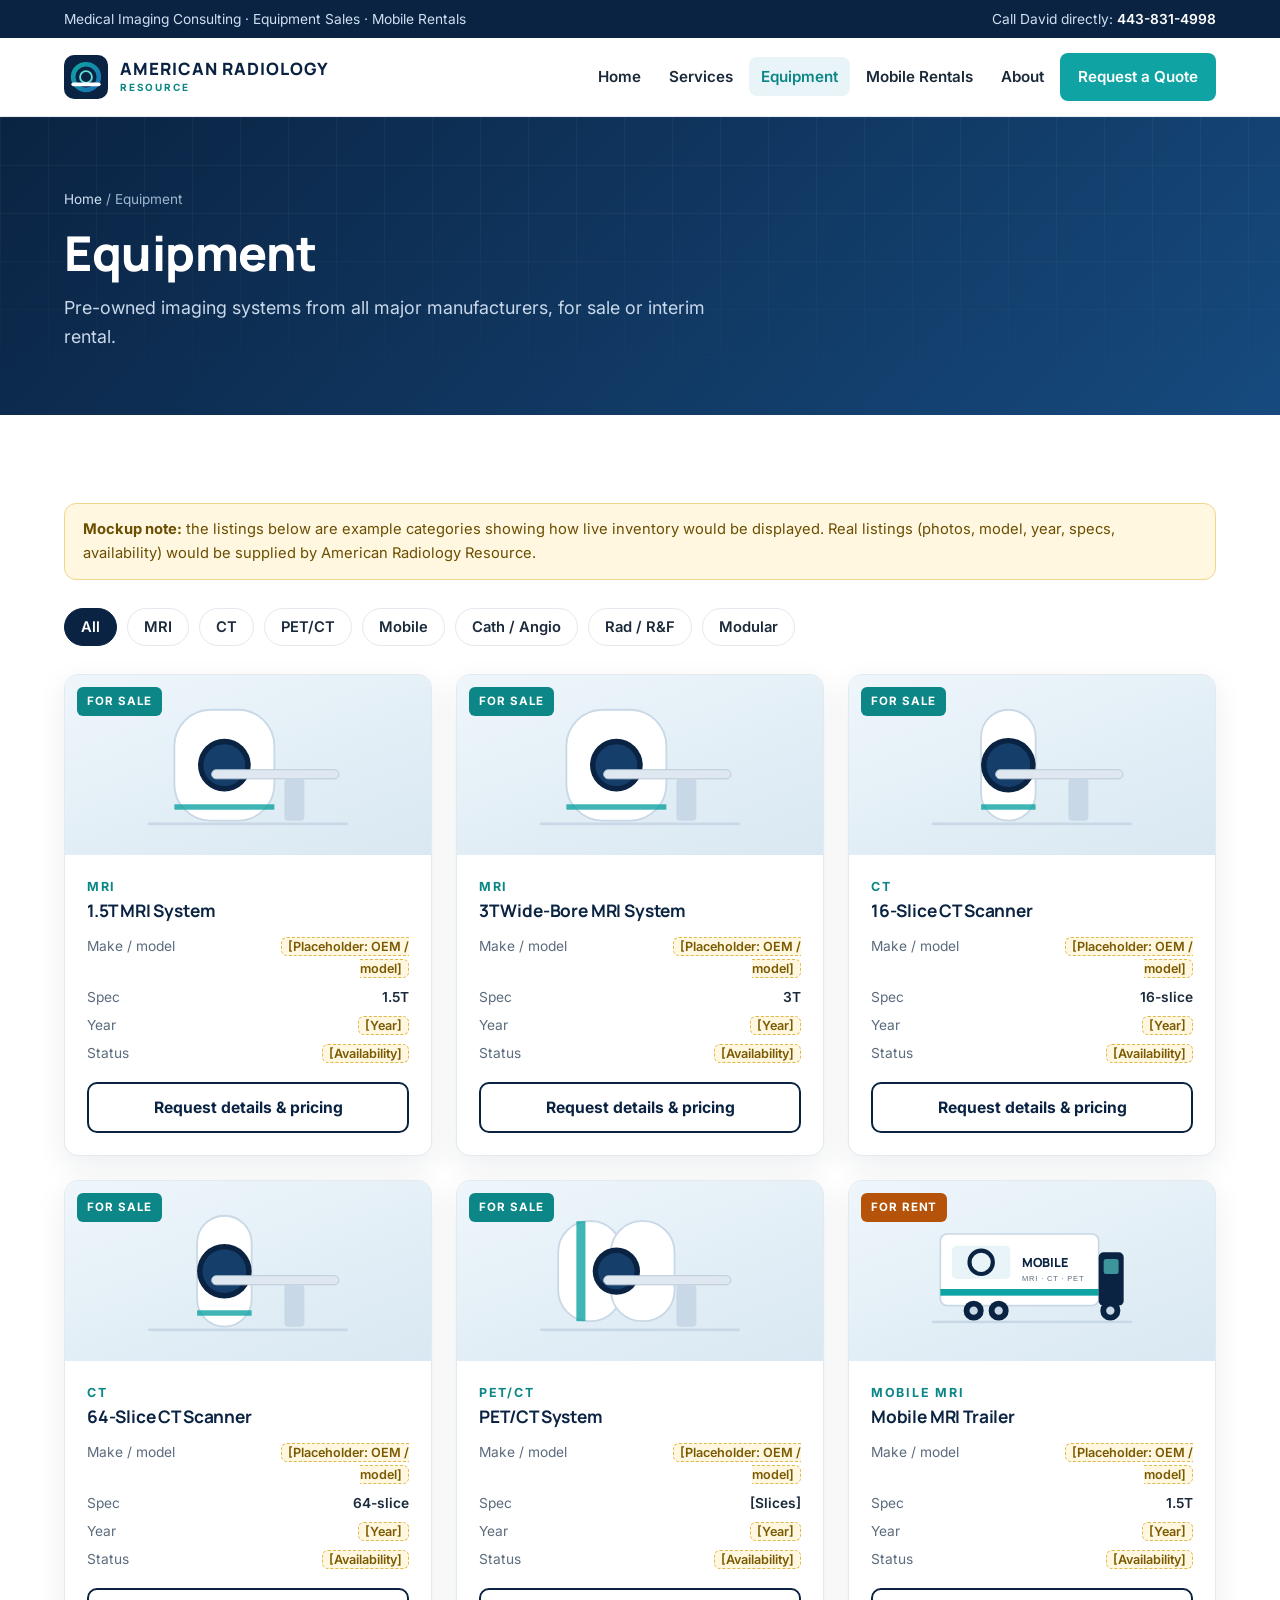
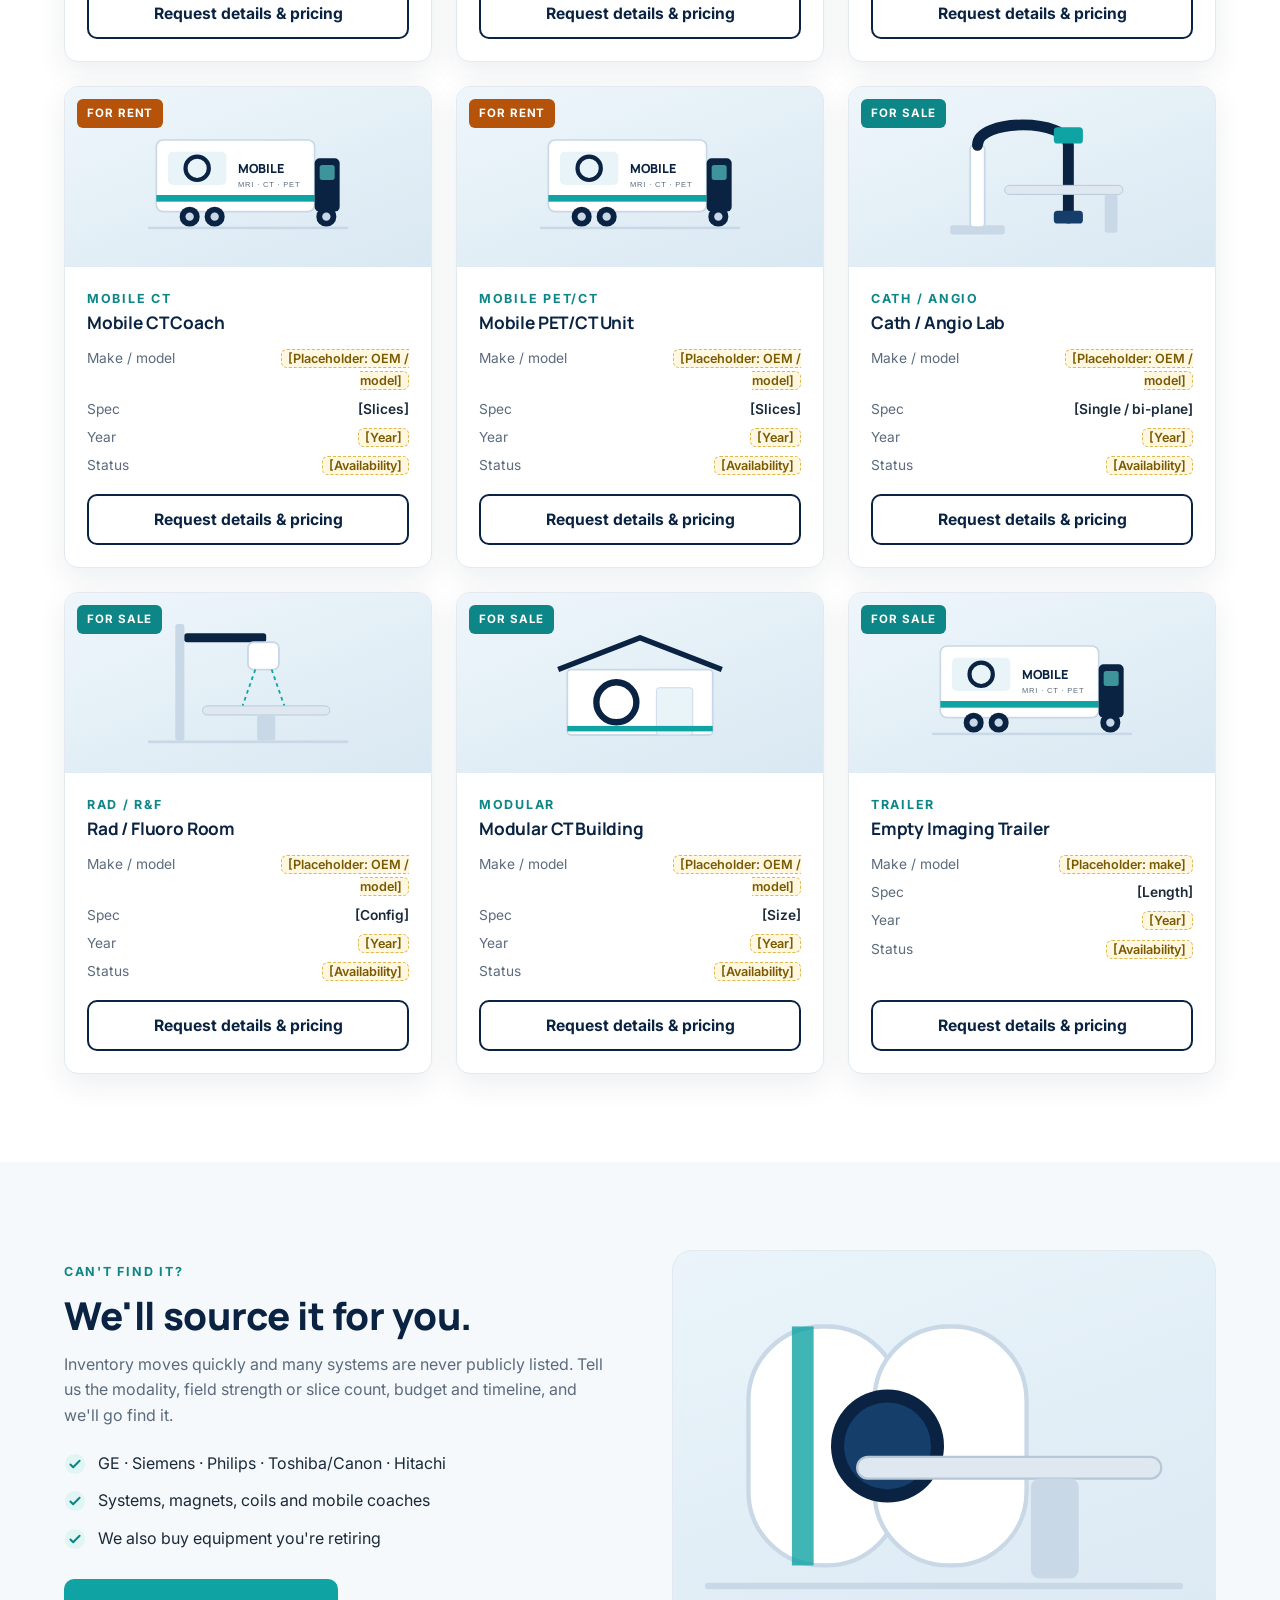
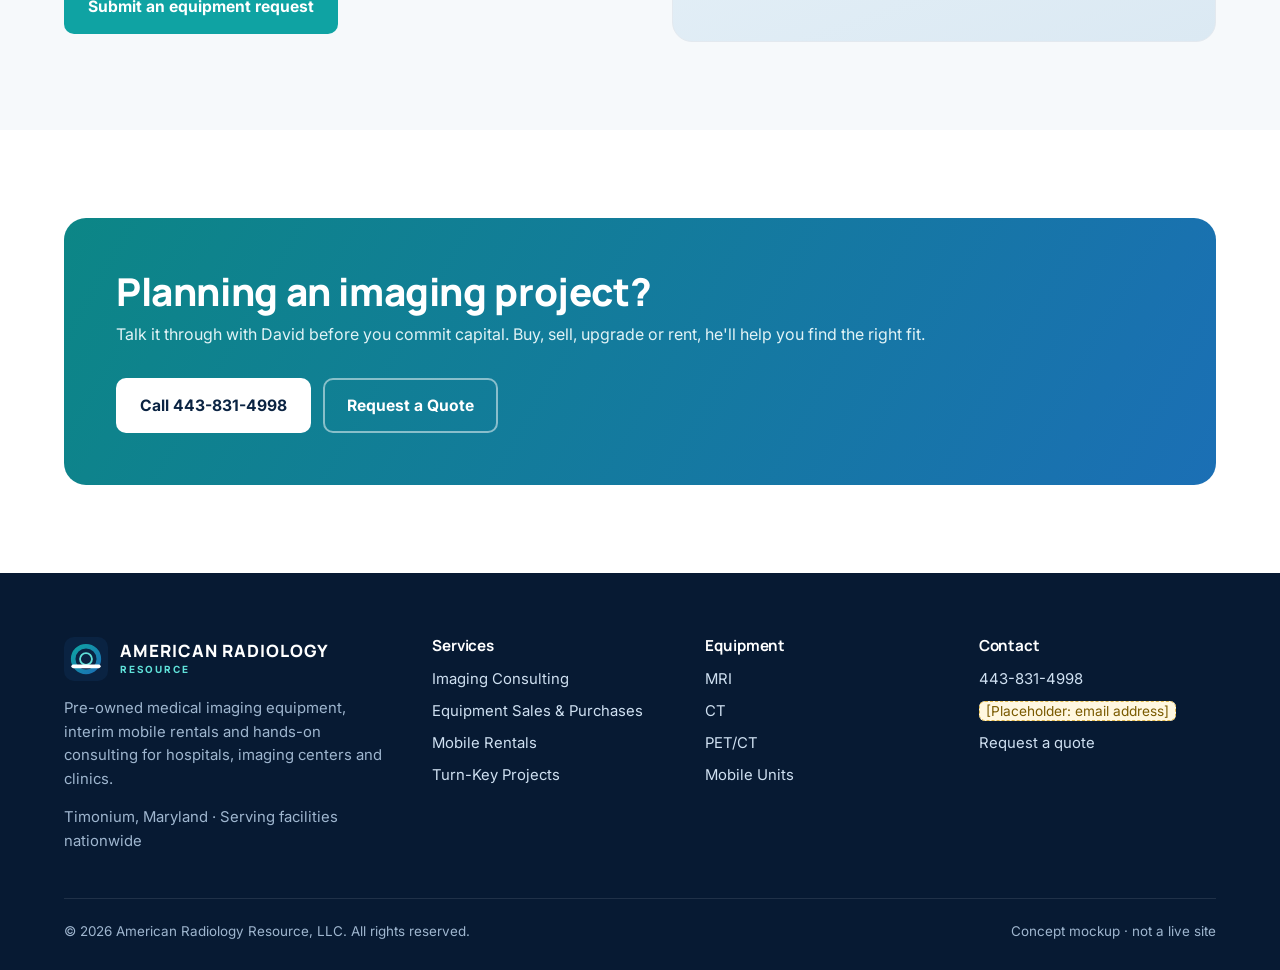
<file: american-radiology-resource/equipment.html>
<!doctype html>
<html lang="en"><head><meta charset="utf-8"><meta name="robots" content="noindex, nofollow"><meta name="viewport" content="width=device-width,initial-scale=1">
<title>Equipment | American Radiology Resource</title><meta name="description" content="Pre-owned MRI, CT, PET/CT, cath/angio and mobile imaging equipment.">
<link rel="preconnect" href="https://fonts.googleapis.com"><link rel="preconnect" href="https://fonts.gstatic.com" crossorigin>
<link href="https://fonts.googleapis.com/css2?family=Inter:wght@400;500;600;700&family=Manrope:wght@700;800&display=swap" rel="stylesheet">
<link rel="stylesheet" href="css/style.css"><link rel="icon" href="img/favicon.svg" type="image/svg+xml"></head>
<body>
<div class="topbar"><div class="container"><div class="tb-left"><span>Medical Imaging Consulting · Equipment Sales · Mobile Rentals</span></div><div class="tb-right">Call David directly: <a href="tel:+14438314998">443-831-4998</a></div></div></div>
<header class="site"><div class="container"><a class="logo" href="index.html" aria-label="American Radiology Resource home"><svg viewBox="0 0 48 48" aria-hidden="true"><defs><linearGradient id="lg" x1="0" y1="0" x2="1" y2="1"><stop offset="0" stop-color="#0fa3a3"/><stop offset="1" stop-color="#1b6fb5"/></linearGradient></defs><rect width="48" height="48" rx="11" fill="#0a2342"/><circle cx="24" cy="24" r="14" fill="none" stroke="url(#lg)" stroke-width="5"/><circle cx="24" cy="24" r="6.5" fill="none" stroke="#5fe0d8" stroke-width="2"/><rect x="8" y="30" width="32" height="4" rx="2" fill="#fff"/></svg><span class="wm"><b>AMERICAN RADIOLOGY</b><small>RESOURCE</small></span></a>
<button class="menu-toggle" aria-label="Open menu" aria-expanded="false"><span></span><span></span><span></span></button>
<nav class="main"><ul><li><a href="index.html">Home</a></li><li><a href="services.html">Services</a></li><li><a href="equipment.html" class="active">Equipment</a></li><li><a href="rentals.html">Mobile Rentals</a></li><li><a href="about.html">About</a></li><li><a class="btn btn-primary" href="contact.html">Request a Quote</a></li></ul></nav></div></header>
<main><section class="page-hero"><div class="grid-bg"></div><div class="container"><div class="crumbs"><a href="index.html">Home</a> / Equipment</div><h1>Equipment</h1><p>Pre-owned imaging systems from all major manufacturers, for sale or interim rental.</p></div></section>
<section class="section"><div class="container">
<div class="notice"><b>Mockup note:</b> the listings below are example categories showing how live inventory would be displayed. Real listings (photos, model, year, specs, availability) would be supplied by American Radiology Resource.</div>
<div class="filters"><button class="on" data-f="all">All</button><button data-f="mri">MRI</button><button data-f="ct">CT</button><button data-f="pet">PET/CT</button><button data-f="mobile">Mobile</button><button data-f="cath">Cath / Angio</button><button data-f="rad">Rad / R&amp;F</button><button data-f="modular">Modular</button></div>
<div class="inv"><div class="item" data-cat="mri"><div class="thumb"><svg  viewBox="0 0 220 150" aria-hidden="true"><rect x="29.0" y="14" width="110" height="122" rx="40" fill="#fff" stroke="#c9d8e6" stroke-width="2"/><circle cx="84" cy="75" r="29" fill="#0a2342"/><circle cx="84" cy="75" r="23" fill="#163e6b"/><rect x="29.0" y="118" width="110" height="6" fill="#0fa3a3" opacity=".8"/><rect x="70" y="80" width="140" height="10" rx="5" fill="#dfe8f0" stroke="#b7c7d6"/><rect x="150" y="90" width="22" height="46" rx="4" fill="#c9d8e6"/><rect x="0" y="138" width="220" height="3" rx="1.5" fill="#c9d8e6"/></svg><span class="tag sale">For Sale</span></div><div class="body"><span class="eyebrow" style="margin-bottom:4px">MRI</span><h3>1.5T MRI System</h3><dl class="specs"><dt>Make / model</dt><dd><span class="ph">[Placeholder: OEM / model]</span></dd><dt>Spec</dt><dd>1.5T</dd><dt>Year</dt><dd><span class="ph">[Year]</span></dd><dt>Status</dt><dd><span class="ph">[Availability]</span></dd></dl><a class="btn btn-outline" href="contact.html">Request details &amp; pricing</a></div></div><div class="item" data-cat="mri"><div class="thumb"><svg  viewBox="0 0 220 150" aria-hidden="true"><rect x="29.0" y="14" width="110" height="122" rx="40" fill="#fff" stroke="#c9d8e6" stroke-width="2"/><circle cx="84" cy="75" r="29" fill="#0a2342"/><circle cx="84" cy="75" r="23" fill="#163e6b"/><rect x="29.0" y="118" width="110" height="6" fill="#0fa3a3" opacity=".8"/><rect x="70" y="80" width="140" height="10" rx="5" fill="#dfe8f0" stroke="#b7c7d6"/><rect x="150" y="90" width="22" height="46" rx="4" fill="#c9d8e6"/><rect x="0" y="138" width="220" height="3" rx="1.5" fill="#c9d8e6"/></svg><span class="tag sale">For Sale</span></div><div class="body"><span class="eyebrow" style="margin-bottom:4px">MRI</span><h3>3T Wide-Bore MRI System</h3><dl class="specs"><dt>Make / model</dt><dd><span class="ph">[Placeholder: OEM / model]</span></dd><dt>Spec</dt><dd>3T</dd><dt>Year</dt><dd><span class="ph">[Year]</span></dd><dt>Status</dt><dd><span class="ph">[Availability]</span></dd></dl><a class="btn btn-outline" href="contact.html">Request details &amp; pricing</a></div></div><div class="item" data-cat="ct"><div class="thumb"><svg  viewBox="0 0 220 150" aria-hidden="true"><rect x="54.0" y="14" width="60" height="122" rx="30.0" fill="#fff" stroke="#c9d8e6" stroke-width="2"/><circle cx="84" cy="75" r="30" fill="#0a2342"/><circle cx="84" cy="75" r="24" fill="#163e6b"/><rect x="54.0" y="118" width="60" height="6" fill="#0fa3a3" opacity=".8"/><rect x="70" y="80" width="140" height="10" rx="5" fill="#dfe8f0" stroke="#b7c7d6"/><rect x="150" y="90" width="22" height="46" rx="4" fill="#c9d8e6"/><rect x="0" y="138" width="220" height="3" rx="1.5" fill="#c9d8e6"/></svg><span class="tag sale">For Sale</span></div><div class="body"><span class="eyebrow" style="margin-bottom:4px">CT</span><h3>16-Slice CT Scanner</h3><dl class="specs"><dt>Make / model</dt><dd><span class="ph">[Placeholder: OEM / model]</span></dd><dt>Spec</dt><dd>16-slice</dd><dt>Year</dt><dd><span class="ph">[Year]</span></dd><dt>Status</dt><dd><span class="ph">[Availability]</span></dd></dl><a class="btn btn-outline" href="contact.html">Request details &amp; pricing</a></div></div><div class="item" data-cat="ct"><div class="thumb"><svg  viewBox="0 0 220 150" aria-hidden="true"><rect x="54.0" y="14" width="60" height="122" rx="30.0" fill="#fff" stroke="#c9d8e6" stroke-width="2"/><circle cx="84" cy="75" r="30" fill="#0a2342"/><circle cx="84" cy="75" r="24" fill="#163e6b"/><rect x="54.0" y="118" width="60" height="6" fill="#0fa3a3" opacity=".8"/><rect x="70" y="80" width="140" height="10" rx="5" fill="#dfe8f0" stroke="#b7c7d6"/><rect x="150" y="90" width="22" height="46" rx="4" fill="#c9d8e6"/><rect x="0" y="138" width="220" height="3" rx="1.5" fill="#c9d8e6"/></svg><span class="tag sale">For Sale</span></div><div class="body"><span class="eyebrow" style="margin-bottom:4px">CT</span><h3>64-Slice CT Scanner</h3><dl class="specs"><dt>Make / model</dt><dd><span class="ph">[Placeholder: OEM / model]</span></dd><dt>Spec</dt><dd>64-slice</dd><dt>Year</dt><dd><span class="ph">[Year]</span></dd><dt>Status</dt><dd><span class="ph">[Availability]</span></dd></dl><a class="btn btn-outline" href="contact.html">Request details &amp; pricing</a></div></div><div class="item" data-cat="pet"><div class="thumb"><svg  viewBox="0 0 220 150" aria-hidden="true"><rect x="20" y="20" width="70" height="110" rx="34" fill="#fff" stroke="#c9d8e6" stroke-width="2"/><rect x="78" y="20" width="70" height="110" rx="34" fill="#fff" stroke="#c9d8e6" stroke-width="2"/><circle cx="84" cy="75" r="26" fill="#0a2342"/><circle cx="84" cy="75" r="20" fill="#163e6b"/><rect x="40" y="20" width="10" height="110" fill="#0fa3a3" opacity=".8"/><rect x="70" y="80" width="140" height="10" rx="5" fill="#dfe8f0" stroke="#b7c7d6"/><rect x="150" y="90" width="22" height="46" rx="4" fill="#c9d8e6"/><rect x="0" y="138" width="220" height="3" rx="1.5" fill="#c9d8e6"/></svg><span class="tag sale">For Sale</span></div><div class="body"><span class="eyebrow" style="margin-bottom:4px">PET/CT</span><h3>PET/CT System</h3><dl class="specs"><dt>Make / model</dt><dd><span class="ph">[Placeholder: OEM / model]</span></dd><dt>Spec</dt><dd>[Slices]</dd><dt>Year</dt><dd><span class="ph">[Year]</span></dd><dt>Status</dt><dd><span class="ph">[Availability]</span></dd></dl><a class="btn btn-outline" href="contact.html">Request details &amp; pricing</a></div></div><div class="item" data-cat="mobile mri"><div class="thumb"><svg  viewBox="0 0 240 150" aria-hidden="true"><rect x="10" y="30" width="190" height="86" rx="8" fill="#fff" stroke="#c9d8e6" stroke-width="2"/><rect x="10" y="96" width="190" height="8" fill="#0fa3a3"/><rect x="24" y="44" width="70" height="40" rx="6" fill="#e8f4f8"/><circle cx="59" cy="64" r="14" fill="none" stroke="#0a2342" stroke-width="5"/><text x="108" y="70" font-family="Manrope,Arial" font-weight="800" font-size="15" fill="#0a2342">MOBILE</text><text x="108" y="86" font-family="Arial" font-size="9" fill="#5b6b7d" letter-spacing="1">MRI · CT · PET</text><rect x="200" y="52" width="30" height="64" rx="6" fill="#0a2342"/><rect x="206" y="60" width="18" height="18" rx="3" fill="#5fe0d8" opacity=".6"/><circle cx="50" cy="122" r="12" fill="#0a2342"/><circle cx="50" cy="122" r="5" fill="#c9d8e6"/><circle cx="80" cy="122" r="12" fill="#0a2342"/><circle cx="80" cy="122" r="5" fill="#c9d8e6"/><circle cx="214" cy="122" r="12" fill="#0a2342"/><circle cx="214" cy="122" r="5" fill="#c9d8e6"/><rect x="0" y="134" width="240" height="3" fill="#c9d8e6"/></svg><span class="tag rent">For Rent</span></div><div class="body"><span class="eyebrow" style="margin-bottom:4px">Mobile MRI</span><h3>Mobile MRI Trailer</h3><dl class="specs"><dt>Make / model</dt><dd><span class="ph">[Placeholder: OEM / model]</span></dd><dt>Spec</dt><dd>1.5T</dd><dt>Year</dt><dd><span class="ph">[Year]</span></dd><dt>Status</dt><dd><span class="ph">[Availability]</span></dd></dl><a class="btn btn-outline" href="contact.html">Request details &amp; pricing</a></div></div><div class="item" data-cat="mobile ct"><div class="thumb"><svg  viewBox="0 0 240 150" aria-hidden="true"><rect x="10" y="30" width="190" height="86" rx="8" fill="#fff" stroke="#c9d8e6" stroke-width="2"/><rect x="10" y="96" width="190" height="8" fill="#0fa3a3"/><rect x="24" y="44" width="70" height="40" rx="6" fill="#e8f4f8"/><circle cx="59" cy="64" r="14" fill="none" stroke="#0a2342" stroke-width="5"/><text x="108" y="70" font-family="Manrope,Arial" font-weight="800" font-size="15" fill="#0a2342">MOBILE</text><text x="108" y="86" font-family="Arial" font-size="9" fill="#5b6b7d" letter-spacing="1">MRI · CT · PET</text><rect x="200" y="52" width="30" height="64" rx="6" fill="#0a2342"/><rect x="206" y="60" width="18" height="18" rx="3" fill="#5fe0d8" opacity=".6"/><circle cx="50" cy="122" r="12" fill="#0a2342"/><circle cx="50" cy="122" r="5" fill="#c9d8e6"/><circle cx="80" cy="122" r="12" fill="#0a2342"/><circle cx="80" cy="122" r="5" fill="#c9d8e6"/><circle cx="214" cy="122" r="12" fill="#0a2342"/><circle cx="214" cy="122" r="5" fill="#c9d8e6"/><rect x="0" y="134" width="240" height="3" fill="#c9d8e6"/></svg><span class="tag rent">For Rent</span></div><div class="body"><span class="eyebrow" style="margin-bottom:4px">Mobile CT</span><h3>Mobile CT Coach</h3><dl class="specs"><dt>Make / model</dt><dd><span class="ph">[Placeholder: OEM / model]</span></dd><dt>Spec</dt><dd>[Slices]</dd><dt>Year</dt><dd><span class="ph">[Year]</span></dd><dt>Status</dt><dd><span class="ph">[Availability]</span></dd></dl><a class="btn btn-outline" href="contact.html">Request details &amp; pricing</a></div></div><div class="item" data-cat="mobile pet"><div class="thumb"><svg  viewBox="0 0 240 150" aria-hidden="true"><rect x="10" y="30" width="190" height="86" rx="8" fill="#fff" stroke="#c9d8e6" stroke-width="2"/><rect x="10" y="96" width="190" height="8" fill="#0fa3a3"/><rect x="24" y="44" width="70" height="40" rx="6" fill="#e8f4f8"/><circle cx="59" cy="64" r="14" fill="none" stroke="#0a2342" stroke-width="5"/><text x="108" y="70" font-family="Manrope,Arial" font-weight="800" font-size="15" fill="#0a2342">MOBILE</text><text x="108" y="86" font-family="Arial" font-size="9" fill="#5b6b7d" letter-spacing="1">MRI · CT · PET</text><rect x="200" y="52" width="30" height="64" rx="6" fill="#0a2342"/><rect x="206" y="60" width="18" height="18" rx="3" fill="#5fe0d8" opacity=".6"/><circle cx="50" cy="122" r="12" fill="#0a2342"/><circle cx="50" cy="122" r="5" fill="#c9d8e6"/><circle cx="80" cy="122" r="12" fill="#0a2342"/><circle cx="80" cy="122" r="5" fill="#c9d8e6"/><circle cx="214" cy="122" r="12" fill="#0a2342"/><circle cx="214" cy="122" r="5" fill="#c9d8e6"/><rect x="0" y="134" width="240" height="3" fill="#c9d8e6"/></svg><span class="tag rent">For Rent</span></div><div class="body"><span class="eyebrow" style="margin-bottom:4px">Mobile PET/CT</span><h3>Mobile PET/CT Unit</h3><dl class="specs"><dt>Make / model</dt><dd><span class="ph">[Placeholder: OEM / model]</span></dd><dt>Spec</dt><dd>[Slices]</dd><dt>Year</dt><dd><span class="ph">[Year]</span></dd><dt>Status</dt><dd><span class="ph">[Availability]</span></dd></dl><a class="btn btn-outline" href="contact.html">Request details &amp; pricing</a></div></div><div class="item" data-cat="cath"><div class="thumb"><svg  viewBox="0 0 220 150" aria-hidden="true"><rect x="20" y="128" width="60" height="10" rx="3" fill="#c9d8e6"/><rect x="42" y="40" width="16" height="90" rx="4" fill="#fff" stroke="#c9d8e6" stroke-width="2"/><path d="M50 40 C 50 10, 150 10, 150 40 L150 120" fill="none" stroke="#0a2342" stroke-width="12" stroke-linecap="round"/><rect x="134" y="20" width="32" height="18" rx="4" fill="#0fa3a3"/><rect x="134" y="112" width="32" height="14" rx="4" fill="#163e6b"/><rect x="80" y="84" width="130" height="10" rx="5" fill="#dfe8f0" stroke="#b7c7d6"/><rect x="190" y="94" width="14" height="42" rx="3" fill="#c9d8e6"/></svg><span class="tag sale">For Sale</span></div><div class="body"><span class="eyebrow" style="margin-bottom:4px">Cath / Angio</span><h3>Cath / Angio Lab</h3><dl class="specs"><dt>Make / model</dt><dd><span class="ph">[Placeholder: OEM / model]</span></dd><dt>Spec</dt><dd>[Single / bi-plane]</dd><dt>Year</dt><dd><span class="ph">[Year]</span></dd><dt>Status</dt><dd><span class="ph">[Availability]</span></dd></dl><a class="btn btn-outline" href="contact.html">Request details &amp; pricing</a></div></div><div class="item" data-cat="rad"><div class="thumb"><svg  viewBox="0 0 220 150" aria-hidden="true"><rect x="30" y="10" width="10" height="128" rx="3" fill="#c9d8e6"/><rect x="40" y="20" width="90" height="10" rx="3" fill="#0a2342"/><rect x="110" y="30" width="34" height="30" rx="6" fill="#fff" stroke="#c9d8e6" stroke-width="2"/><path d="M118 60 L104 100 M136 60 L150 100" stroke="#0fa3a3" stroke-width="2" stroke-dasharray="4 4"/><rect x="60" y="100" width="140" height="10" rx="5" fill="#dfe8f0" stroke="#b7c7d6"/><rect x="120" y="110" width="20" height="28" rx="3" fill="#c9d8e6"/><rect x="0" y="138" width="220" height="3" fill="#c9d8e6"/></svg><span class="tag sale">For Sale</span></div><div class="body"><span class="eyebrow" style="margin-bottom:4px">Rad / R&amp;F</span><h3>Rad / Fluoro Room</h3><dl class="specs"><dt>Make / model</dt><dd><span class="ph">[Placeholder: OEM / model]</span></dd><dt>Spec</dt><dd>[Config]</dd><dt>Year</dt><dd><span class="ph">[Year]</span></dd><dt>Status</dt><dd><span class="ph">[Availability]</span></dd></dl><a class="btn btn-outline" href="contact.html">Request details &amp; pricing</a></div></div><div class="item" data-cat="modular ct"><div class="thumb"><svg  viewBox="0 0 220 150" aria-hidden="true"><path d="M20 60 L110 25 L200 60" fill="none" stroke="#0a2342" stroke-width="6" stroke-linejoin="round"/><rect x="30" y="60" width="160" height="72" rx="4" fill="#fff" stroke="#c9d8e6" stroke-width="2"/><circle cx="84" cy="96" r="22" fill="none" stroke="#0a2342" stroke-width="7"/><rect x="128" y="80" width="40" height="52" rx="3" fill="#e8f4f8" stroke="#c9d8e6"/><rect x="30" y="122" width="160" height="6" fill="#0fa3a3"/></svg><span class="tag sale">For Sale</span></div><div class="body"><span class="eyebrow" style="margin-bottom:4px">Modular</span><h3>Modular CT Building</h3><dl class="specs"><dt>Make / model</dt><dd><span class="ph">[Placeholder: OEM / model]</span></dd><dt>Spec</dt><dd>[Size]</dd><dt>Year</dt><dd><span class="ph">[Year]</span></dd><dt>Status</dt><dd><span class="ph">[Availability]</span></dd></dl><a class="btn btn-outline" href="contact.html">Request details &amp; pricing</a></div></div><div class="item" data-cat="mobile"><div class="thumb"><svg  viewBox="0 0 240 150" aria-hidden="true"><rect x="10" y="30" width="190" height="86" rx="8" fill="#fff" stroke="#c9d8e6" stroke-width="2"/><rect x="10" y="96" width="190" height="8" fill="#0fa3a3"/><rect x="24" y="44" width="70" height="40" rx="6" fill="#e8f4f8"/><circle cx="59" cy="64" r="14" fill="none" stroke="#0a2342" stroke-width="5"/><text x="108" y="70" font-family="Manrope,Arial" font-weight="800" font-size="15" fill="#0a2342">MOBILE</text><text x="108" y="86" font-family="Arial" font-size="9" fill="#5b6b7d" letter-spacing="1">MRI · CT · PET</text><rect x="200" y="52" width="30" height="64" rx="6" fill="#0a2342"/><rect x="206" y="60" width="18" height="18" rx="3" fill="#5fe0d8" opacity=".6"/><circle cx="50" cy="122" r="12" fill="#0a2342"/><circle cx="50" cy="122" r="5" fill="#c9d8e6"/><circle cx="80" cy="122" r="12" fill="#0a2342"/><circle cx="80" cy="122" r="5" fill="#c9d8e6"/><circle cx="214" cy="122" r="12" fill="#0a2342"/><circle cx="214" cy="122" r="5" fill="#c9d8e6"/><rect x="0" y="134" width="240" height="3" fill="#c9d8e6"/></svg><span class="tag sale">For Sale</span></div><div class="body"><span class="eyebrow" style="margin-bottom:4px">Trailer</span><h3>Empty Imaging Trailer</h3><dl class="specs"><dt>Make / model</dt><dd><span class="ph">[Placeholder: make]</span></dd><dt>Spec</dt><dd>[Length]</dd><dt>Year</dt><dd><span class="ph">[Year]</span></dd><dt>Status</dt><dd><span class="ph">[Availability]</span></dd></dl><a class="btn btn-outline" href="contact.html">Request details &amp; pricing</a></div></div></div>
</div></section>
<section class="section alt"><div class="container split">
<div><span class="eyebrow">Can't find it?</span><h2>We'll source it for you.</h2><p style="margin-top:14px">Inventory moves quickly and many systems are never publicly listed. Tell us the modality, field strength or slice count, budget and timeline, and we'll go find it.</p><ul class="checklist"><li><svg viewBox="0 0 24 24"><circle cx="12" cy="12" r="11" fill="#e1f5f5"/><path d="M7 12.5l3 3 7-7" fill="none" stroke="#0c8686" stroke-width="2.2" stroke-linecap="round" stroke-linejoin="round"/></svg><span>GE · Siemens · Philips · Toshiba/Canon · Hitachi</span></li><li><svg viewBox="0 0 24 24"><circle cx="12" cy="12" r="11" fill="#e1f5f5"/><path d="M7 12.5l3 3 7-7" fill="none" stroke="#0c8686" stroke-width="2.2" stroke-linecap="round" stroke-linejoin="round"/></svg><span>Systems, magnets, coils and mobile coaches</span></li><li><svg viewBox="0 0 24 24"><circle cx="12" cy="12" r="11" fill="#e1f5f5"/><path d="M7 12.5l3 3 7-7" fill="none" stroke="#0c8686" stroke-width="2.2" stroke-linecap="round" stroke-linejoin="round"/></svg><span>We also buy equipment you're retiring</span></li></ul><a class="btn btn-primary" href="contact.html">Submit an equipment request</a></div>
<div class="art-panel"><svg  viewBox="0 0 220 150" aria-hidden="true"><rect x="20" y="20" width="70" height="110" rx="34" fill="#fff" stroke="#c9d8e6" stroke-width="2"/><rect x="78" y="20" width="70" height="110" rx="34" fill="#fff" stroke="#c9d8e6" stroke-width="2"/><circle cx="84" cy="75" r="26" fill="#0a2342"/><circle cx="84" cy="75" r="20" fill="#163e6b"/><rect x="40" y="20" width="10" height="110" fill="#0fa3a3" opacity=".8"/><rect x="70" y="80" width="140" height="10" rx="5" fill="#dfe8f0" stroke="#b7c7d6"/><rect x="150" y="90" width="22" height="46" rx="4" fill="#c9d8e6"/><rect x="0" y="138" width="220" height="3" rx="1.5" fill="#c9d8e6"/></svg></div></div></section>
<section class="section"><div class="container"><div class="cta-band"><div><h2>Planning an imaging project?</h2><p>Talk it through with David before you commit capital. Buy, sell, upgrade or rent, he'll help you find the right fit.</p></div><div style="display:flex;gap:12px;flex-wrap:wrap"><a class="btn btn-white" href="tel:+14438314998">Call 443-831-4998</a><a class="btn btn-ghost" href="contact.html">Request a Quote</a></div></div></div></section></main>
<footer class="site"><div class="container"><div class="cols">
<div><a class="logo" href="index.html" aria-label="American Radiology Resource home"><svg viewBox="0 0 48 48" aria-hidden="true"><defs><linearGradient id="lg" x1="0" y1="0" x2="1" y2="1"><stop offset="0" stop-color="#0fa3a3"/><stop offset="1" stop-color="#1b6fb5"/></linearGradient></defs><rect width="48" height="48" rx="11" fill="#0a2342"/><circle cx="24" cy="24" r="14" fill="none" stroke="url(#lg)" stroke-width="5"/><circle cx="24" cy="24" r="6.5" fill="none" stroke="#5fe0d8" stroke-width="2"/><rect x="8" y="30" width="32" height="4" rx="2" fill="#fff"/></svg><span class="wm"><b>AMERICAN RADIOLOGY</b><small>RESOURCE</small></span></a><p>Pre-owned medical imaging equipment, interim mobile rentals and hands-on consulting for hospitals, imaging centers and clinics.</p><p style="margin-top:14px">Timonium, Maryland · Serving facilities nationwide</p></div>
<div><h4>Services</h4><ul><li><a href="services.html#consulting">Imaging Consulting</a></li><li><a href="services.html#sales">Equipment Sales &amp; Purchases</a></li><li><a href="rentals.html">Mobile Rentals</a></li><li><a href="services.html#turnkey">Turn-Key Projects</a></li></ul></div>
<div><h4>Equipment</h4><ul><li><a href="equipment.html?cat=mri">MRI</a></li><li><a href="equipment.html?cat=ct">CT</a></li><li><a href="equipment.html?cat=pet">PET/CT</a></li><li><a href="equipment.html?cat=mobile">Mobile Units</a></li></ul></div>
<div><h4>Contact</h4><ul><li><a href="tel:+14438314998">443-831-4998</a></li><li><span class="ph">[Placeholder: email address]</span></li><li><a href="contact.html">Request a quote</a></li></ul></div>
</div><div class="legal"><span>© <span id="yr">2026</span> American Radiology Resource, LLC. All rights reserved.</span><span>Concept mockup · not a live site</span></div></div></footer>
<div class="callbar"><a href="tel:+14438314998">Call 443-831-4998</a><a href="contact.html">Get a Quote</a></div>
<script src="js/main.js"></script></body></html>
</file>
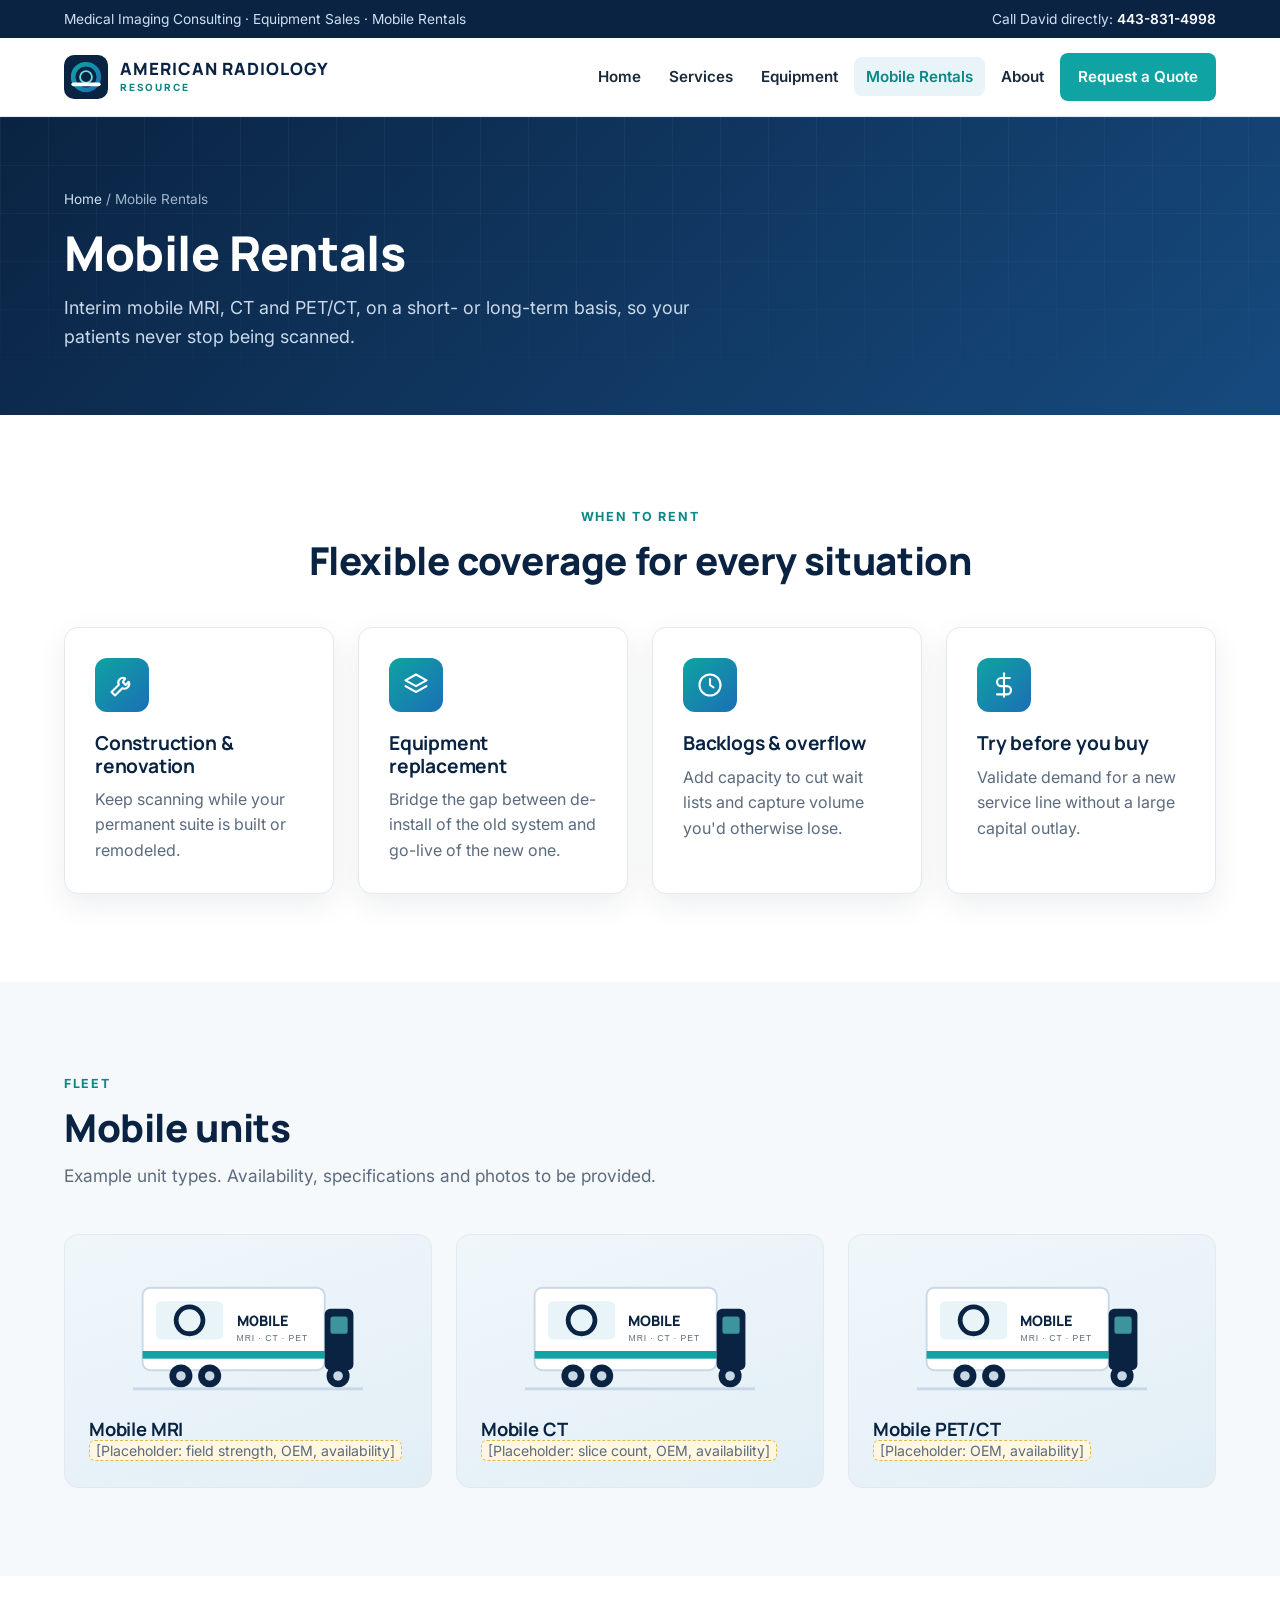
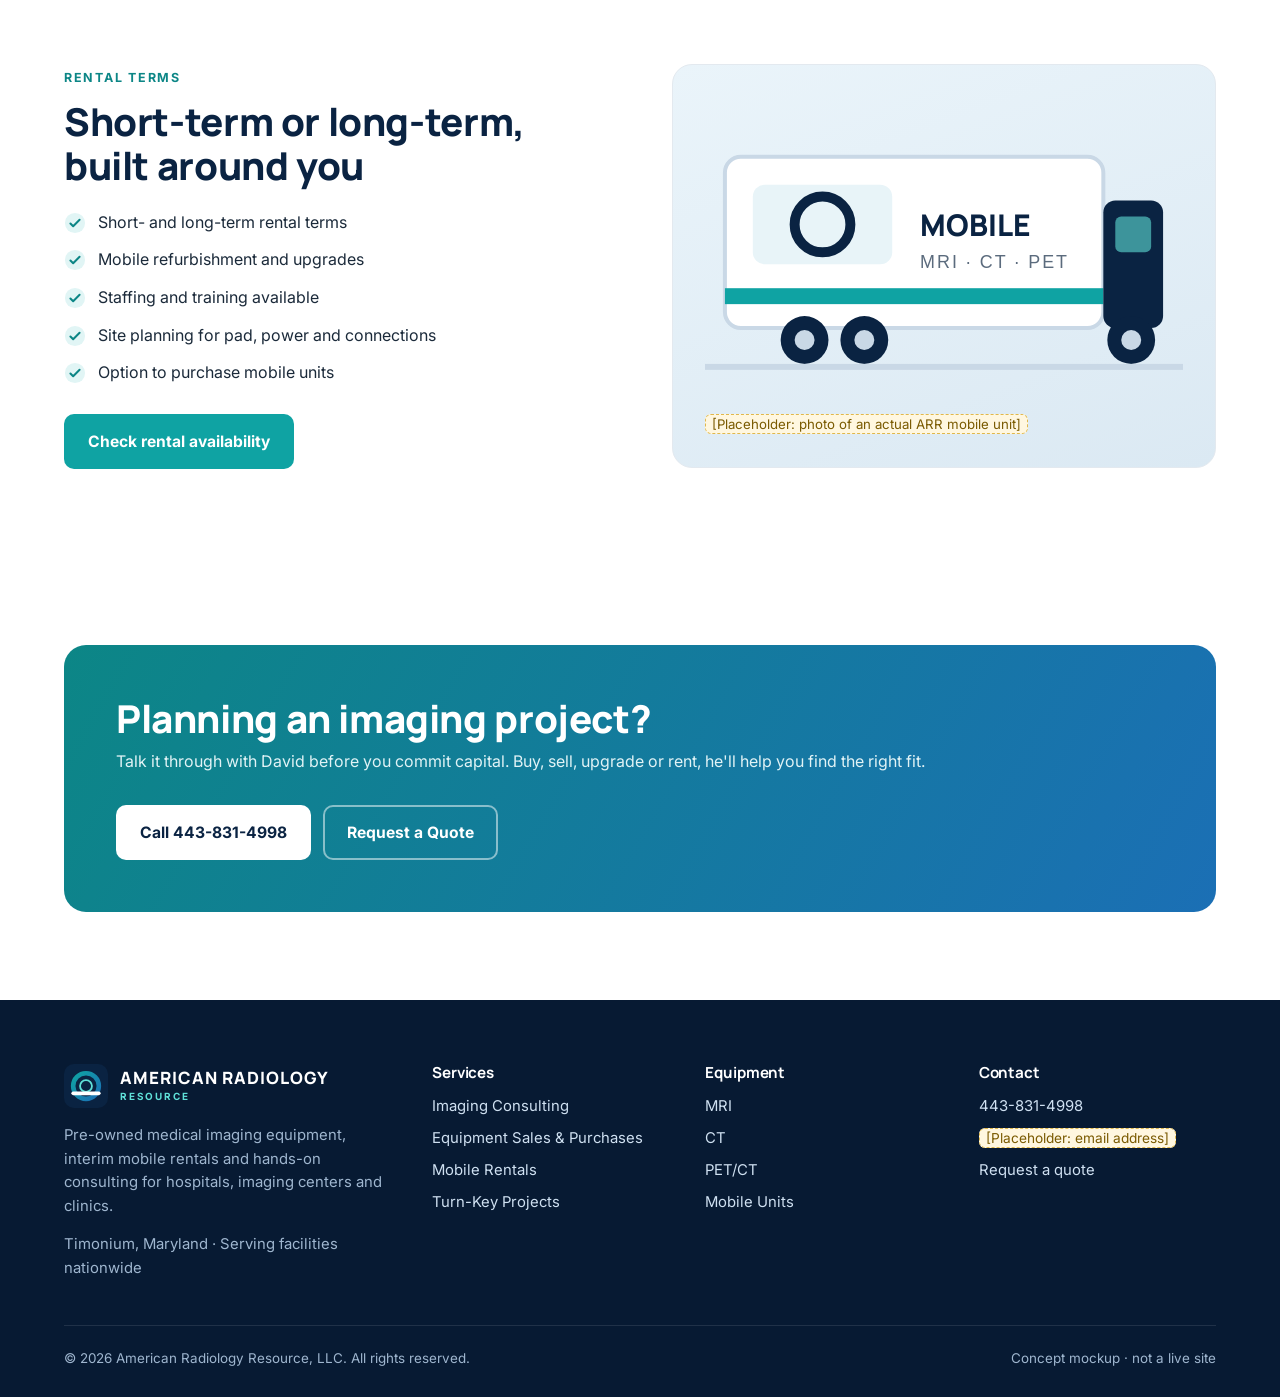
<file: american-radiology-resource/rentals.html>
<!doctype html>
<html lang="en"><head><meta charset="utf-8"><meta name="robots" content="noindex, nofollow"><meta name="viewport" content="width=device-width,initial-scale=1">
<title>Mobile Rentals | American Radiology Resource</title><meta name="description" content="Interim mobile MRI, CT and PET/CT rentals on a short- or long-term basis.">
<link rel="preconnect" href="https://fonts.googleapis.com"><link rel="preconnect" href="https://fonts.gstatic.com" crossorigin>
<link href="https://fonts.googleapis.com/css2?family=Inter:wght@400;500;600;700&family=Manrope:wght@700;800&display=swap" rel="stylesheet">
<link rel="stylesheet" href="css/style.css"><link rel="icon" href="img/favicon.svg" type="image/svg+xml"></head>
<body>
<div class="topbar"><div class="container"><div class="tb-left"><span>Medical Imaging Consulting · Equipment Sales · Mobile Rentals</span></div><div class="tb-right">Call David directly: <a href="tel:+14438314998">443-831-4998</a></div></div></div>
<header class="site"><div class="container"><a class="logo" href="index.html" aria-label="American Radiology Resource home"><svg viewBox="0 0 48 48" aria-hidden="true"><defs><linearGradient id="lg" x1="0" y1="0" x2="1" y2="1"><stop offset="0" stop-color="#0fa3a3"/><stop offset="1" stop-color="#1b6fb5"/></linearGradient></defs><rect width="48" height="48" rx="11" fill="#0a2342"/><circle cx="24" cy="24" r="14" fill="none" stroke="url(#lg)" stroke-width="5"/><circle cx="24" cy="24" r="6.5" fill="none" stroke="#5fe0d8" stroke-width="2"/><rect x="8" y="30" width="32" height="4" rx="2" fill="#fff"/></svg><span class="wm"><b>AMERICAN RADIOLOGY</b><small>RESOURCE</small></span></a>
<button class="menu-toggle" aria-label="Open menu" aria-expanded="false"><span></span><span></span><span></span></button>
<nav class="main"><ul><li><a href="index.html">Home</a></li><li><a href="services.html">Services</a></li><li><a href="equipment.html">Equipment</a></li><li><a href="rentals.html" class="active">Mobile Rentals</a></li><li><a href="about.html">About</a></li><li><a class="btn btn-primary" href="contact.html">Request a Quote</a></li></ul></nav></div></header>
<main><section class="page-hero"><div class="grid-bg"></div><div class="container"><div class="crumbs"><a href="index.html">Home</a> / Mobile Rentals</div><h1>Mobile Rentals</h1><p>Interim mobile MRI, CT and PET/CT, on a short- or long-term basis, so your patients never stop being scanned.</p></div></section>
<section class="section"><div class="container">
<div class="section-head center"><span class="eyebrow">When to rent</span><h2>Flexible coverage for every situation</h2></div>
<div class="cards c4">
<div class="card"><div class="ic"><svg viewBox="0 0 24 24" fill="none" stroke-width="1.8" stroke-linecap="round" stroke-linejoin="round"><path d="M14.7 6.3a4 4 0 0 0-5.4 5.4L3 18l3 3 6.3-6.3a4 4 0 0 0 5.4-5.4l-2.6 2.6-2.4-2.4z"/></svg></div><h3>Construction &amp; renovation</h3><p>Keep scanning while your permanent suite is built or remodeled.</p></div>
<div class="card"><div class="ic"><svg viewBox="0 0 24 24" fill="none" stroke-width="1.8" stroke-linecap="round" stroke-linejoin="round"><path d="M12 3l9 5-9 5-9-5z"/><path d="M3 13l9 5 9-5"/></svg></div><h3>Equipment replacement</h3><p>Bridge the gap between de-install of the old system and go-live of the new one.</p></div>
<div class="card"><div class="ic"><svg viewBox="0 0 24 24" fill="none" stroke-width="1.8" stroke-linecap="round" stroke-linejoin="round"><circle cx="12" cy="12" r="9"/><path d="M12 7v5l3 2"/></svg></div><h3>Backlogs &amp; overflow</h3><p>Add capacity to cut wait lists and capture volume you'd otherwise lose.</p></div>
<div class="card"><div class="ic"><svg viewBox="0 0 24 24" fill="none" stroke-width="1.8" stroke-linecap="round" stroke-linejoin="round"><path d="M12 2v20"/><path d="M17 6H9.5a3.5 3.5 0 0 0 0 7h5a3.5 3.5 0 0 1 0 7H6"/></svg></div><h3>Try before you buy</h3><p>Validate demand for a new service line without a large capital outlay.</p></div>
</div></div></section>
<section class="section alt"><div class="container">
<div class="section-head"><span class="eyebrow">Fleet</span><h2>Mobile units</h2><p>Example unit types. Availability, specifications and photos to be provided.</p></div>
<div class="cards c3">
<a class="mod" href="contact.html?service=rental"><svg class="art" viewBox="0 0 240 150" aria-hidden="true"><rect x="10" y="30" width="190" height="86" rx="8" fill="#fff" stroke="#c9d8e6" stroke-width="2"/><rect x="10" y="96" width="190" height="8" fill="#0fa3a3"/><rect x="24" y="44" width="70" height="40" rx="6" fill="#e8f4f8"/><circle cx="59" cy="64" r="14" fill="none" stroke="#0a2342" stroke-width="5"/><text x="108" y="70" font-family="Manrope,Arial" font-weight="800" font-size="15" fill="#0a2342">MOBILE</text><text x="108" y="86" font-family="Arial" font-size="9" fill="#5b6b7d" letter-spacing="1">MRI · CT · PET</text><rect x="200" y="52" width="30" height="64" rx="6" fill="#0a2342"/><rect x="206" y="60" width="18" height="18" rx="3" fill="#5fe0d8" opacity=".6"/><circle cx="50" cy="122" r="12" fill="#0a2342"/><circle cx="50" cy="122" r="5" fill="#c9d8e6"/><circle cx="80" cy="122" r="12" fill="#0a2342"/><circle cx="80" cy="122" r="5" fill="#c9d8e6"/><circle cx="214" cy="122" r="12" fill="#0a2342"/><circle cx="214" cy="122" r="5" fill="#c9d8e6"/><rect x="0" y="134" width="240" height="3" fill="#c9d8e6"/></svg><h3>Mobile MRI</h3><span><span class="ph">[Placeholder: field strength, OEM, availability]</span></span></a>
<a class="mod" href="contact.html?service=rental"><svg class="art" viewBox="0 0 240 150" aria-hidden="true"><rect x="10" y="30" width="190" height="86" rx="8" fill="#fff" stroke="#c9d8e6" stroke-width="2"/><rect x="10" y="96" width="190" height="8" fill="#0fa3a3"/><rect x="24" y="44" width="70" height="40" rx="6" fill="#e8f4f8"/><circle cx="59" cy="64" r="14" fill="none" stroke="#0a2342" stroke-width="5"/><text x="108" y="70" font-family="Manrope,Arial" font-weight="800" font-size="15" fill="#0a2342">MOBILE</text><text x="108" y="86" font-family="Arial" font-size="9" fill="#5b6b7d" letter-spacing="1">MRI · CT · PET</text><rect x="200" y="52" width="30" height="64" rx="6" fill="#0a2342"/><rect x="206" y="60" width="18" height="18" rx="3" fill="#5fe0d8" opacity=".6"/><circle cx="50" cy="122" r="12" fill="#0a2342"/><circle cx="50" cy="122" r="5" fill="#c9d8e6"/><circle cx="80" cy="122" r="12" fill="#0a2342"/><circle cx="80" cy="122" r="5" fill="#c9d8e6"/><circle cx="214" cy="122" r="12" fill="#0a2342"/><circle cx="214" cy="122" r="5" fill="#c9d8e6"/><rect x="0" y="134" width="240" height="3" fill="#c9d8e6"/></svg><h3>Mobile CT</h3><span><span class="ph">[Placeholder: slice count, OEM, availability]</span></span></a>
<a class="mod" href="contact.html?service=rental"><svg class="art" viewBox="0 0 240 150" aria-hidden="true"><rect x="10" y="30" width="190" height="86" rx="8" fill="#fff" stroke="#c9d8e6" stroke-width="2"/><rect x="10" y="96" width="190" height="8" fill="#0fa3a3"/><rect x="24" y="44" width="70" height="40" rx="6" fill="#e8f4f8"/><circle cx="59" cy="64" r="14" fill="none" stroke="#0a2342" stroke-width="5"/><text x="108" y="70" font-family="Manrope,Arial" font-weight="800" font-size="15" fill="#0a2342">MOBILE</text><text x="108" y="86" font-family="Arial" font-size="9" fill="#5b6b7d" letter-spacing="1">MRI · CT · PET</text><rect x="200" y="52" width="30" height="64" rx="6" fill="#0a2342"/><rect x="206" y="60" width="18" height="18" rx="3" fill="#5fe0d8" opacity=".6"/><circle cx="50" cy="122" r="12" fill="#0a2342"/><circle cx="50" cy="122" r="5" fill="#c9d8e6"/><circle cx="80" cy="122" r="12" fill="#0a2342"/><circle cx="80" cy="122" r="5" fill="#c9d8e6"/><circle cx="214" cy="122" r="12" fill="#0a2342"/><circle cx="214" cy="122" r="5" fill="#c9d8e6"/><rect x="0" y="134" width="240" height="3" fill="#c9d8e6"/></svg><h3>Mobile PET/CT</h3><span><span class="ph">[Placeholder: OEM, availability]</span></span></a>
</div></div></section>
<section class="section"><div class="container split">
<div><span class="eyebrow">Rental terms</span><h2>Short-term or long-term, built around you</h2><ul class="checklist"><li><svg viewBox="0 0 24 24"><circle cx="12" cy="12" r="11" fill="#e1f5f5"/><path d="M7 12.5l3 3 7-7" fill="none" stroke="#0c8686" stroke-width="2.2" stroke-linecap="round" stroke-linejoin="round"/></svg><span>Short- and long-term rental terms</span></li><li><svg viewBox="0 0 24 24"><circle cx="12" cy="12" r="11" fill="#e1f5f5"/><path d="M7 12.5l3 3 7-7" fill="none" stroke="#0c8686" stroke-width="2.2" stroke-linecap="round" stroke-linejoin="round"/></svg><span>Mobile refurbishment and upgrades</span></li><li><svg viewBox="0 0 24 24"><circle cx="12" cy="12" r="11" fill="#e1f5f5"/><path d="M7 12.5l3 3 7-7" fill="none" stroke="#0c8686" stroke-width="2.2" stroke-linecap="round" stroke-linejoin="round"/></svg><span>Staffing and training available</span></li><li><svg viewBox="0 0 24 24"><circle cx="12" cy="12" r="11" fill="#e1f5f5"/><path d="M7 12.5l3 3 7-7" fill="none" stroke="#0c8686" stroke-width="2.2" stroke-linecap="round" stroke-linejoin="round"/></svg><span>Site planning for pad, power and connections</span></li><li><svg viewBox="0 0 24 24"><circle cx="12" cy="12" r="11" fill="#e1f5f5"/><path d="M7 12.5l3 3 7-7" fill="none" stroke="#0c8686" stroke-width="2.2" stroke-linecap="round" stroke-linejoin="round"/></svg><span>Option to purchase mobile units</span></li></ul><a class="btn btn-primary" href="contact.html?service=rental">Check rental availability</a></div>
<div class="art-panel"><svg  viewBox="0 0 240 150" aria-hidden="true"><rect x="10" y="30" width="190" height="86" rx="8" fill="#fff" stroke="#c9d8e6" stroke-width="2"/><rect x="10" y="96" width="190" height="8" fill="#0fa3a3"/><rect x="24" y="44" width="70" height="40" rx="6" fill="#e8f4f8"/><circle cx="59" cy="64" r="14" fill="none" stroke="#0a2342" stroke-width="5"/><text x="108" y="70" font-family="Manrope,Arial" font-weight="800" font-size="15" fill="#0a2342">MOBILE</text><text x="108" y="86" font-family="Arial" font-size="9" fill="#5b6b7d" letter-spacing="1">MRI · CT · PET</text><rect x="200" y="52" width="30" height="64" rx="6" fill="#0a2342"/><rect x="206" y="60" width="18" height="18" rx="3" fill="#5fe0d8" opacity=".6"/><circle cx="50" cy="122" r="12" fill="#0a2342"/><circle cx="50" cy="122" r="5" fill="#c9d8e6"/><circle cx="80" cy="122" r="12" fill="#0a2342"/><circle cx="80" cy="122" r="5" fill="#c9d8e6"/><circle cx="214" cy="122" r="12" fill="#0a2342"/><circle cx="214" cy="122" r="5" fill="#c9d8e6"/><rect x="0" y="134" width="240" height="3" fill="#c9d8e6"/></svg><p style="margin-top:16px;font-size:.9rem"><span class="ph">[Placeholder: photo of an actual ARR mobile unit]</span></p></div></div></section>
<section class="section"><div class="container"><div class="cta-band"><div><h2>Planning an imaging project?</h2><p>Talk it through with David before you commit capital. Buy, sell, upgrade or rent, he'll help you find the right fit.</p></div><div style="display:flex;gap:12px;flex-wrap:wrap"><a class="btn btn-white" href="tel:+14438314998">Call 443-831-4998</a><a class="btn btn-ghost" href="contact.html">Request a Quote</a></div></div></div></section></main>
<footer class="site"><div class="container"><div class="cols">
<div><a class="logo" href="index.html" aria-label="American Radiology Resource home"><svg viewBox="0 0 48 48" aria-hidden="true"><defs><linearGradient id="lg" x1="0" y1="0" x2="1" y2="1"><stop offset="0" stop-color="#0fa3a3"/><stop offset="1" stop-color="#1b6fb5"/></linearGradient></defs><rect width="48" height="48" rx="11" fill="#0a2342"/><circle cx="24" cy="24" r="14" fill="none" stroke="url(#lg)" stroke-width="5"/><circle cx="24" cy="24" r="6.5" fill="none" stroke="#5fe0d8" stroke-width="2"/><rect x="8" y="30" width="32" height="4" rx="2" fill="#fff"/></svg><span class="wm"><b>AMERICAN RADIOLOGY</b><small>RESOURCE</small></span></a><p>Pre-owned medical imaging equipment, interim mobile rentals and hands-on consulting for hospitals, imaging centers and clinics.</p><p style="margin-top:14px">Timonium, Maryland · Serving facilities nationwide</p></div>
<div><h4>Services</h4><ul><li><a href="services.html#consulting">Imaging Consulting</a></li><li><a href="services.html#sales">Equipment Sales &amp; Purchases</a></li><li><a href="rentals.html">Mobile Rentals</a></li><li><a href="services.html#turnkey">Turn-Key Projects</a></li></ul></div>
<div><h4>Equipment</h4><ul><li><a href="equipment.html?cat=mri">MRI</a></li><li><a href="equipment.html?cat=ct">CT</a></li><li><a href="equipment.html?cat=pet">PET/CT</a></li><li><a href="equipment.html?cat=mobile">Mobile Units</a></li></ul></div>
<div><h4>Contact</h4><ul><li><a href="tel:+14438314998">443-831-4998</a></li><li><span class="ph">[Placeholder: email address]</span></li><li><a href="contact.html">Request a quote</a></li></ul></div>
</div><div class="legal"><span>© <span id="yr">2026</span> American Radiology Resource, LLC. All rights reserved.</span><span>Concept mockup · not a live site</span></div></div></footer>
<div class="callbar"><a href="tel:+14438314998">Call 443-831-4998</a><a href="contact.html">Get a Quote</a></div>
<script src="js/main.js"></script></body></html>
</file>
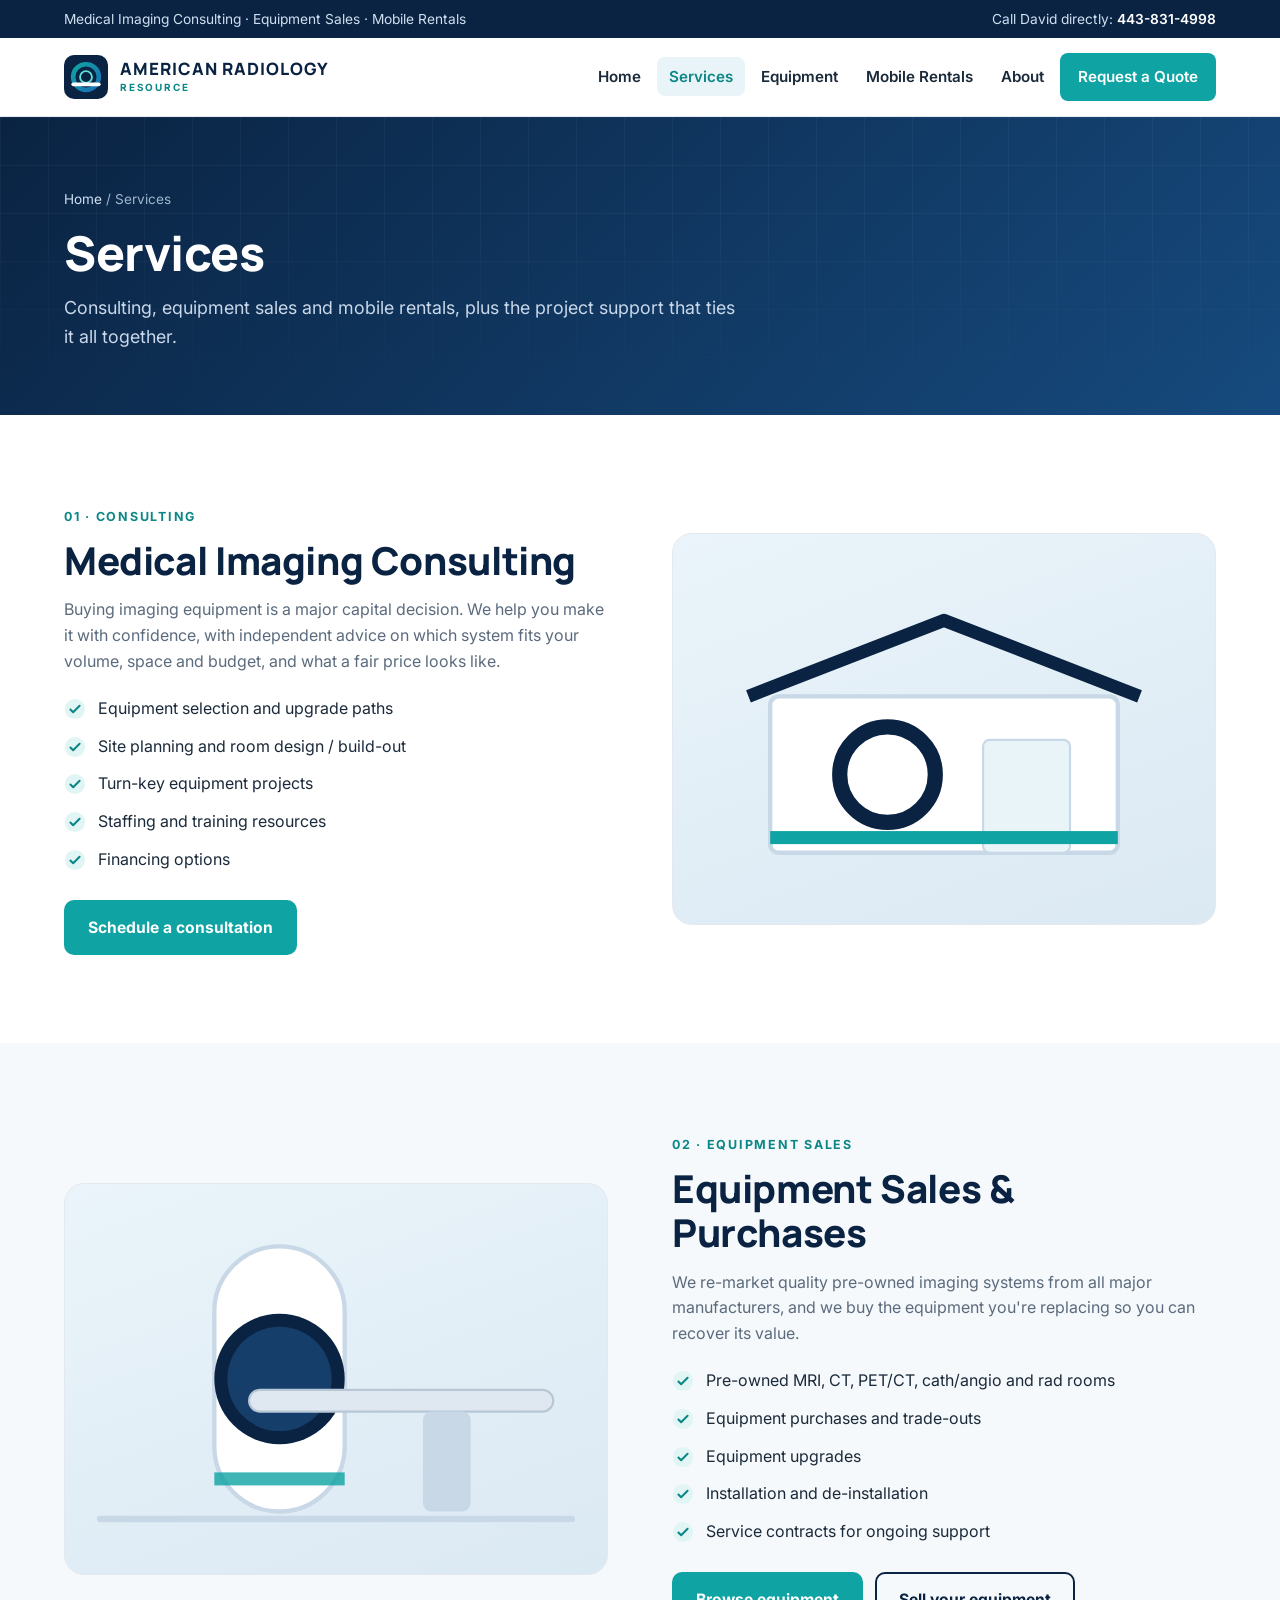
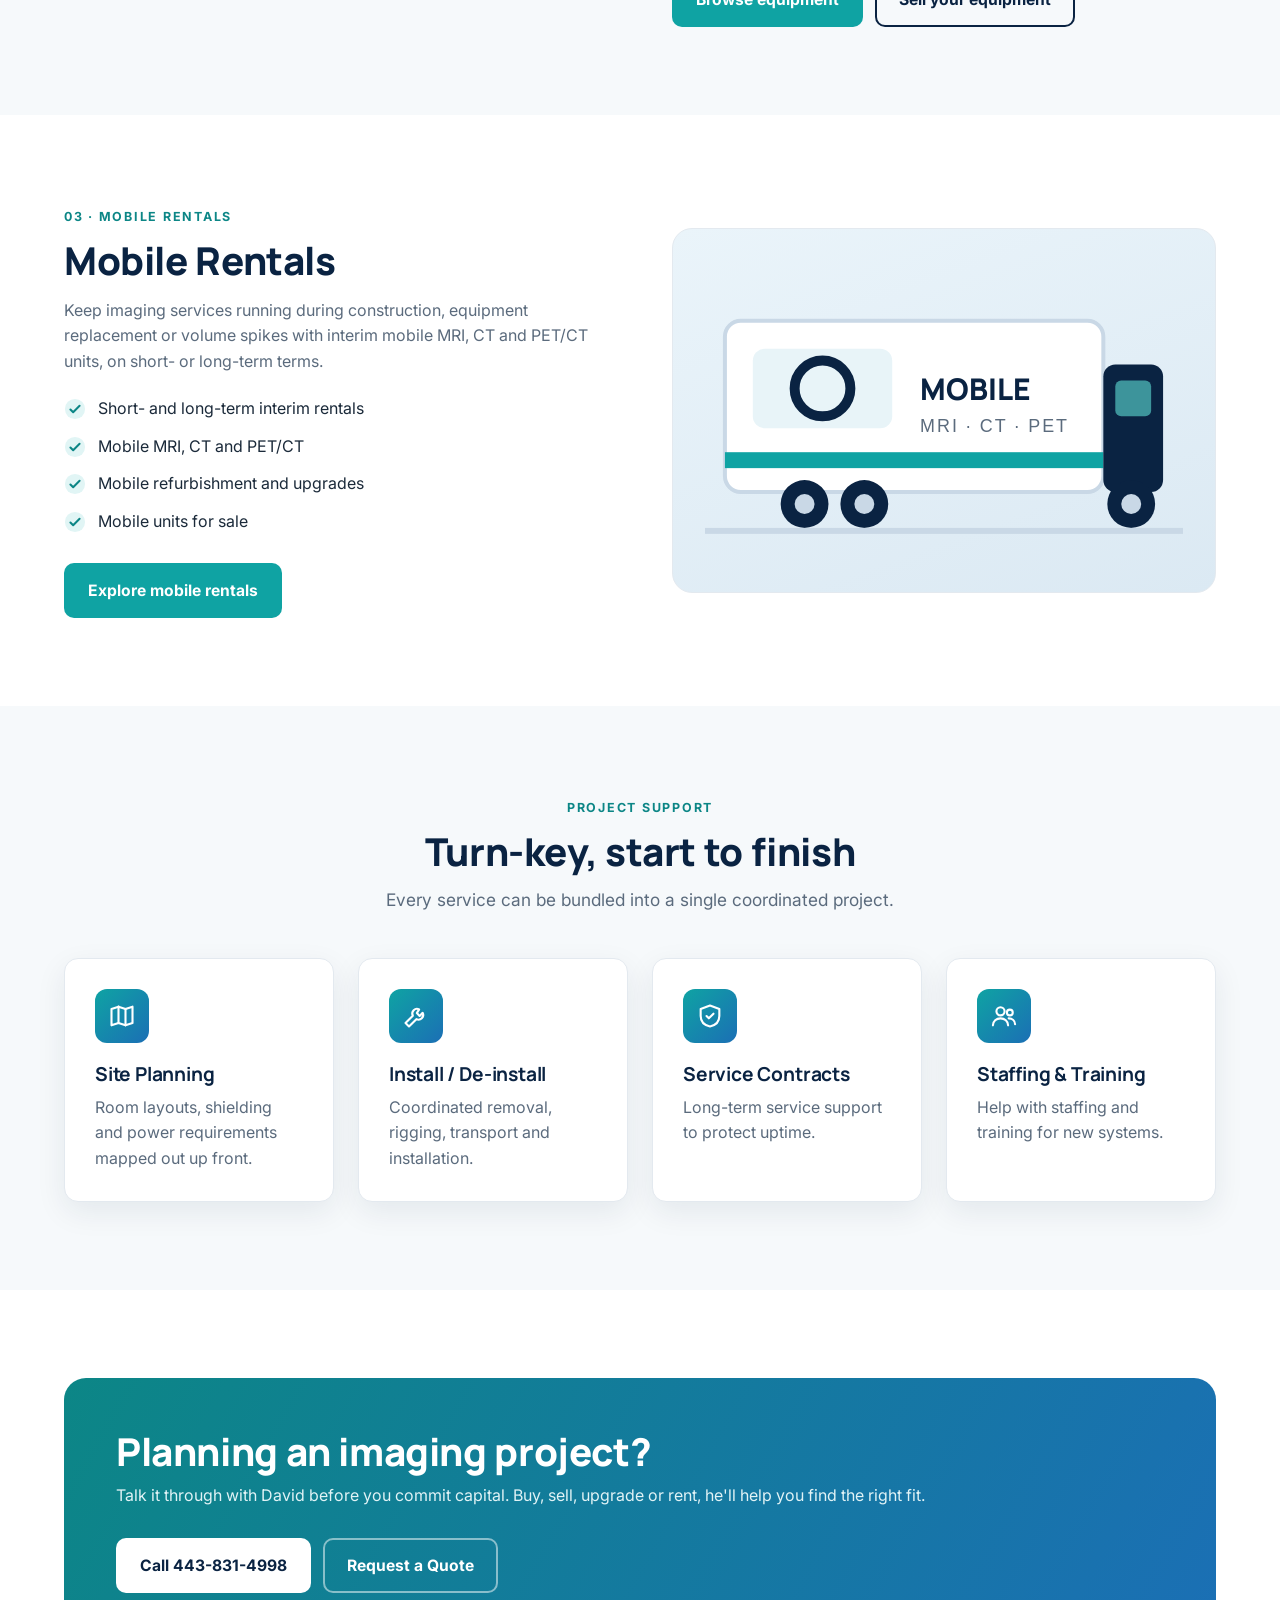
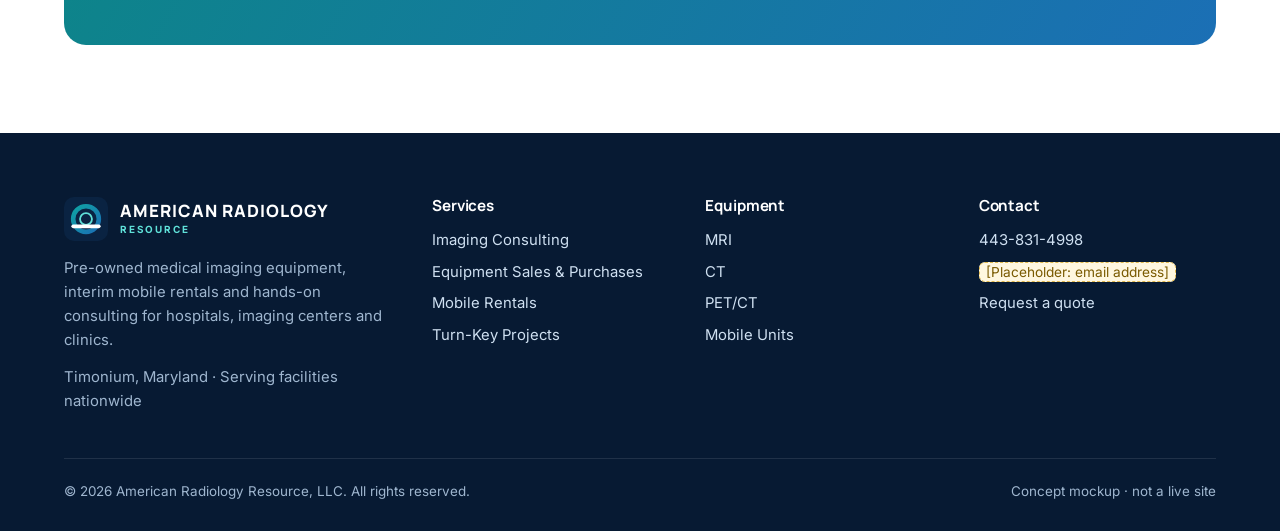
<file: american-radiology-resource/services.html>
<!doctype html>
<html lang="en"><head><meta charset="utf-8"><meta name="robots" content="noindex, nofollow"><meta name="viewport" content="width=device-width,initial-scale=1">
<title>Services | American Radiology Resource</title><meta name="description" content="Medical imaging consulting, equipment sales and purchases, mobile rentals and turn-key projects.">
<link rel="preconnect" href="https://fonts.googleapis.com"><link rel="preconnect" href="https://fonts.gstatic.com" crossorigin>
<link href="https://fonts.googleapis.com/css2?family=Inter:wght@400;500;600;700&family=Manrope:wght@700;800&display=swap" rel="stylesheet">
<link rel="stylesheet" href="css/style.css"><link rel="icon" href="img/favicon.svg" type="image/svg+xml"></head>
<body>
<div class="topbar"><div class="container"><div class="tb-left"><span>Medical Imaging Consulting · Equipment Sales · Mobile Rentals</span></div><div class="tb-right">Call David directly: <a href="tel:+14438314998">443-831-4998</a></div></div></div>
<header class="site"><div class="container"><a class="logo" href="index.html" aria-label="American Radiology Resource home"><svg viewBox="0 0 48 48" aria-hidden="true"><defs><linearGradient id="lg" x1="0" y1="0" x2="1" y2="1"><stop offset="0" stop-color="#0fa3a3"/><stop offset="1" stop-color="#1b6fb5"/></linearGradient></defs><rect width="48" height="48" rx="11" fill="#0a2342"/><circle cx="24" cy="24" r="14" fill="none" stroke="url(#lg)" stroke-width="5"/><circle cx="24" cy="24" r="6.5" fill="none" stroke="#5fe0d8" stroke-width="2"/><rect x="8" y="30" width="32" height="4" rx="2" fill="#fff"/></svg><span class="wm"><b>AMERICAN RADIOLOGY</b><small>RESOURCE</small></span></a>
<button class="menu-toggle" aria-label="Open menu" aria-expanded="false"><span></span><span></span><span></span></button>
<nav class="main"><ul><li><a href="index.html">Home</a></li><li><a href="services.html" class="active">Services</a></li><li><a href="equipment.html">Equipment</a></li><li><a href="rentals.html">Mobile Rentals</a></li><li><a href="about.html">About</a></li><li><a class="btn btn-primary" href="contact.html">Request a Quote</a></li></ul></nav></div></header>
<main><section class="page-hero"><div class="grid-bg"></div><div class="container"><div class="crumbs"><a href="index.html">Home</a> / Services</div><h1>Services</h1><p>Consulting, equipment sales and mobile rentals, plus the project support that ties it all together.</p></div></section>
<section class="section" id="consulting"><div class="container split">
<div><span class="eyebrow">01 · Consulting</span><h2>Medical Imaging Consulting</h2><p style="margin-top:14px">Buying imaging equipment is a major capital decision. We help you make it with confidence, with independent advice on which system fits your volume, space and budget, and what a fair price looks like.</p>
<ul class="checklist"><li><svg viewBox="0 0 24 24"><circle cx="12" cy="12" r="11" fill="#e1f5f5"/><path d="M7 12.5l3 3 7-7" fill="none" stroke="#0c8686" stroke-width="2.2" stroke-linecap="round" stroke-linejoin="round"/></svg><span>Equipment selection and upgrade paths</span></li><li><svg viewBox="0 0 24 24"><circle cx="12" cy="12" r="11" fill="#e1f5f5"/><path d="M7 12.5l3 3 7-7" fill="none" stroke="#0c8686" stroke-width="2.2" stroke-linecap="round" stroke-linejoin="round"/></svg><span>Site planning and room design / build-out</span></li><li><svg viewBox="0 0 24 24"><circle cx="12" cy="12" r="11" fill="#e1f5f5"/><path d="M7 12.5l3 3 7-7" fill="none" stroke="#0c8686" stroke-width="2.2" stroke-linecap="round" stroke-linejoin="round"/></svg><span>Turn-key equipment projects</span></li><li><svg viewBox="0 0 24 24"><circle cx="12" cy="12" r="11" fill="#e1f5f5"/><path d="M7 12.5l3 3 7-7" fill="none" stroke="#0c8686" stroke-width="2.2" stroke-linecap="round" stroke-linejoin="round"/></svg><span>Staffing and training resources</span></li><li><svg viewBox="0 0 24 24"><circle cx="12" cy="12" r="11" fill="#e1f5f5"/><path d="M7 12.5l3 3 7-7" fill="none" stroke="#0c8686" stroke-width="2.2" stroke-linecap="round" stroke-linejoin="round"/></svg><span>Financing options</span></li></ul>
<a class="btn btn-primary" href="contact.html?service=consulting">Schedule a consultation</a></div>
<div class="art-panel"><svg  viewBox="0 0 220 150" aria-hidden="true"><path d="M20 60 L110 25 L200 60" fill="none" stroke="#0a2342" stroke-width="6" stroke-linejoin="round"/><rect x="30" y="60" width="160" height="72" rx="4" fill="#fff" stroke="#c9d8e6" stroke-width="2"/><circle cx="84" cy="96" r="22" fill="none" stroke="#0a2342" stroke-width="7"/><rect x="128" y="80" width="40" height="52" rx="3" fill="#e8f4f8" stroke="#c9d8e6"/><rect x="30" y="122" width="160" height="6" fill="#0fa3a3"/></svg></div></div></section>

<section class="section alt" id="sales"><div class="container split rev">
<div><span class="eyebrow">02 · Equipment Sales</span><h2>Equipment Sales &amp; Purchases</h2><p style="margin-top:14px">We re-market quality pre-owned imaging systems from all major manufacturers, and we buy the equipment you're replacing so you can recover its value.</p>
<ul class="checklist"><li><svg viewBox="0 0 24 24"><circle cx="12" cy="12" r="11" fill="#e1f5f5"/><path d="M7 12.5l3 3 7-7" fill="none" stroke="#0c8686" stroke-width="2.2" stroke-linecap="round" stroke-linejoin="round"/></svg><span>Pre-owned MRI, CT, PET/CT, cath/angio and rad rooms</span></li><li><svg viewBox="0 0 24 24"><circle cx="12" cy="12" r="11" fill="#e1f5f5"/><path d="M7 12.5l3 3 7-7" fill="none" stroke="#0c8686" stroke-width="2.2" stroke-linecap="round" stroke-linejoin="round"/></svg><span>Equipment purchases and trade-outs</span></li><li><svg viewBox="0 0 24 24"><circle cx="12" cy="12" r="11" fill="#e1f5f5"/><path d="M7 12.5l3 3 7-7" fill="none" stroke="#0c8686" stroke-width="2.2" stroke-linecap="round" stroke-linejoin="round"/></svg><span>Equipment upgrades</span></li><li><svg viewBox="0 0 24 24"><circle cx="12" cy="12" r="11" fill="#e1f5f5"/><path d="M7 12.5l3 3 7-7" fill="none" stroke="#0c8686" stroke-width="2.2" stroke-linecap="round" stroke-linejoin="round"/></svg><span>Installation and de-installation</span></li><li><svg viewBox="0 0 24 24"><circle cx="12" cy="12" r="11" fill="#e1f5f5"/><path d="M7 12.5l3 3 7-7" fill="none" stroke="#0c8686" stroke-width="2.2" stroke-linecap="round" stroke-linejoin="round"/></svg><span>Service contracts for ongoing support</span></li></ul>
<div style="display:flex;gap:12px;flex-wrap:wrap"><a class="btn btn-primary" href="equipment.html">Browse equipment</a><a class="btn btn-outline" href="contact.html?service=sell">Sell your equipment</a></div></div>
<div class="art-panel"><svg  viewBox="0 0 220 150" aria-hidden="true"><rect x="54.0" y="14" width="60" height="122" rx="30.0" fill="#fff" stroke="#c9d8e6" stroke-width="2"/><circle cx="84" cy="75" r="30" fill="#0a2342"/><circle cx="84" cy="75" r="24" fill="#163e6b"/><rect x="54.0" y="118" width="60" height="6" fill="#0fa3a3" opacity=".8"/><rect x="70" y="80" width="140" height="10" rx="5" fill="#dfe8f0" stroke="#b7c7d6"/><rect x="150" y="90" width="22" height="46" rx="4" fill="#c9d8e6"/><rect x="0" y="138" width="220" height="3" rx="1.5" fill="#c9d8e6"/></svg></div></div></section>

<section class="section" id="rentals"><div class="container split">
<div><span class="eyebrow">03 · Mobile Rentals</span><h2>Mobile Rentals</h2><p style="margin-top:14px">Keep imaging services running during construction, equipment replacement or volume spikes with interim mobile MRI, CT and PET/CT units, on short- or long-term terms.</p>
<ul class="checklist"><li><svg viewBox="0 0 24 24"><circle cx="12" cy="12" r="11" fill="#e1f5f5"/><path d="M7 12.5l3 3 7-7" fill="none" stroke="#0c8686" stroke-width="2.2" stroke-linecap="round" stroke-linejoin="round"/></svg><span>Short- and long-term interim rentals</span></li><li><svg viewBox="0 0 24 24"><circle cx="12" cy="12" r="11" fill="#e1f5f5"/><path d="M7 12.5l3 3 7-7" fill="none" stroke="#0c8686" stroke-width="2.2" stroke-linecap="round" stroke-linejoin="round"/></svg><span>Mobile MRI, CT and PET/CT</span></li><li><svg viewBox="0 0 24 24"><circle cx="12" cy="12" r="11" fill="#e1f5f5"/><path d="M7 12.5l3 3 7-7" fill="none" stroke="#0c8686" stroke-width="2.2" stroke-linecap="round" stroke-linejoin="round"/></svg><span>Mobile refurbishment and upgrades</span></li><li><svg viewBox="0 0 24 24"><circle cx="12" cy="12" r="11" fill="#e1f5f5"/><path d="M7 12.5l3 3 7-7" fill="none" stroke="#0c8686" stroke-width="2.2" stroke-linecap="round" stroke-linejoin="round"/></svg><span>Mobile units for sale</span></li></ul>
<a class="btn btn-primary" href="rentals.html">Explore mobile rentals</a></div>
<div class="art-panel"><svg  viewBox="0 0 240 150" aria-hidden="true"><rect x="10" y="30" width="190" height="86" rx="8" fill="#fff" stroke="#c9d8e6" stroke-width="2"/><rect x="10" y="96" width="190" height="8" fill="#0fa3a3"/><rect x="24" y="44" width="70" height="40" rx="6" fill="#e8f4f8"/><circle cx="59" cy="64" r="14" fill="none" stroke="#0a2342" stroke-width="5"/><text x="108" y="70" font-family="Manrope,Arial" font-weight="800" font-size="15" fill="#0a2342">MOBILE</text><text x="108" y="86" font-family="Arial" font-size="9" fill="#5b6b7d" letter-spacing="1">MRI · CT · PET</text><rect x="200" y="52" width="30" height="64" rx="6" fill="#0a2342"/><rect x="206" y="60" width="18" height="18" rx="3" fill="#5fe0d8" opacity=".6"/><circle cx="50" cy="122" r="12" fill="#0a2342"/><circle cx="50" cy="122" r="5" fill="#c9d8e6"/><circle cx="80" cy="122" r="12" fill="#0a2342"/><circle cx="80" cy="122" r="5" fill="#c9d8e6"/><circle cx="214" cy="122" r="12" fill="#0a2342"/><circle cx="214" cy="122" r="5" fill="#c9d8e6"/><rect x="0" y="134" width="240" height="3" fill="#c9d8e6"/></svg></div></div></section>

<section class="section alt" id="turnkey"><div class="container">
<div class="section-head center"><span class="eyebrow">Project support</span><h2>Turn-key, start to finish</h2><p>Every service can be bundled into a single coordinated project.</p></div>
<div class="cards c4">
<div class="card"><div class="ic"><svg viewBox="0 0 24 24" fill="none" stroke-width="1.8" stroke-linecap="round" stroke-linejoin="round"><path d="M9 4L3 6v14l6-2 6 2 6-2V4l-6 2z"/><path d="M9 4v14M15 6v14"/></svg></div><h3>Site Planning</h3><p>Room layouts, shielding and power requirements mapped out up front.</p></div>
<div class="card"><div class="ic"><svg viewBox="0 0 24 24" fill="none" stroke-width="1.8" stroke-linecap="round" stroke-linejoin="round"><path d="M14.7 6.3a4 4 0 0 0-5.4 5.4L3 18l3 3 6.3-6.3a4 4 0 0 0 5.4-5.4l-2.6 2.6-2.4-2.4z"/></svg></div><h3>Install / De-install</h3><p>Coordinated removal, rigging, transport and installation.</p></div>
<div class="card"><div class="ic"><svg viewBox="0 0 24 24" fill="none" stroke-width="1.8" stroke-linecap="round" stroke-linejoin="round"><path d="M12 3l8 3v6c0 5-3.5 8-8 9-4.5-1-8-4-8-9V6z"/><path d="M9 12l2 2 4-4"/></svg></div><h3>Service Contracts</h3><p>Long-term service support to protect uptime.</p></div>
<div class="card"><div class="ic"><svg viewBox="0 0 24 24" fill="none" stroke-width="1.8" stroke-linecap="round" stroke-linejoin="round"><circle cx="9" cy="8" r="3.5"/><path d="M2.5 20c0-3.6 3-6 6.5-6s6.5 2.4 6.5 6"/><circle cx="17" cy="9" r="2.5"/><path d="M16 14c3 0 5.5 2 5.5 5"/></svg></div><h3>Staffing &amp; Training</h3><p>Help with staffing and training for new systems.</p></div>
</div></div></section>
<section class="section"><div class="container"><div class="cta-band"><div><h2>Planning an imaging project?</h2><p>Talk it through with David before you commit capital. Buy, sell, upgrade or rent, he'll help you find the right fit.</p></div><div style="display:flex;gap:12px;flex-wrap:wrap"><a class="btn btn-white" href="tel:+14438314998">Call 443-831-4998</a><a class="btn btn-ghost" href="contact.html">Request a Quote</a></div></div></div></section></main>
<footer class="site"><div class="container"><div class="cols">
<div><a class="logo" href="index.html" aria-label="American Radiology Resource home"><svg viewBox="0 0 48 48" aria-hidden="true"><defs><linearGradient id="lg" x1="0" y1="0" x2="1" y2="1"><stop offset="0" stop-color="#0fa3a3"/><stop offset="1" stop-color="#1b6fb5"/></linearGradient></defs><rect width="48" height="48" rx="11" fill="#0a2342"/><circle cx="24" cy="24" r="14" fill="none" stroke="url(#lg)" stroke-width="5"/><circle cx="24" cy="24" r="6.5" fill="none" stroke="#5fe0d8" stroke-width="2"/><rect x="8" y="30" width="32" height="4" rx="2" fill="#fff"/></svg><span class="wm"><b>AMERICAN RADIOLOGY</b><small>RESOURCE</small></span></a><p>Pre-owned medical imaging equipment, interim mobile rentals and hands-on consulting for hospitals, imaging centers and clinics.</p><p style="margin-top:14px">Timonium, Maryland · Serving facilities nationwide</p></div>
<div><h4>Services</h4><ul><li><a href="services.html#consulting">Imaging Consulting</a></li><li><a href="services.html#sales">Equipment Sales &amp; Purchases</a></li><li><a href="rentals.html">Mobile Rentals</a></li><li><a href="services.html#turnkey">Turn-Key Projects</a></li></ul></div>
<div><h4>Equipment</h4><ul><li><a href="equipment.html?cat=mri">MRI</a></li><li><a href="equipment.html?cat=ct">CT</a></li><li><a href="equipment.html?cat=pet">PET/CT</a></li><li><a href="equipment.html?cat=mobile">Mobile Units</a></li></ul></div>
<div><h4>Contact</h4><ul><li><a href="tel:+14438314998">443-831-4998</a></li><li><span class="ph">[Placeholder: email address]</span></li><li><a href="contact.html">Request a quote</a></li></ul></div>
</div><div class="legal"><span>© <span id="yr">2026</span> American Radiology Resource, LLC. All rights reserved.</span><span>Concept mockup · not a live site</span></div></div></footer>
<div class="callbar"><a href="tel:+14438314998">Call 443-831-4998</a><a href="contact.html">Get a Quote</a></div>
<script src="js/main.js"></script></body></html>
</file>
<file: american-radiology-resource/css/style.css>
:root{
  --navy:#0a2342; --navy-2:#12325c; --ink:#1b2a3a; --muted:#5b6b7d;
  --teal:#0fa3a3; --teal-2:#0c8686; --sky:#e8f4f8; --line:#e3e9ef; --bg:#f6f9fb;
  --white:#fff; --radius:14px; --shadow:0 10px 30px rgba(10,35,66,.08);
  --max:1200px;
}
*{box-sizing:border-box;margin:0;padding:0}
html{scroll-behavior:smooth}
body{font-family:"Inter",system-ui,-apple-system,"Segoe UI",Roboto,Arial,sans-serif;color:var(--ink);background:var(--white);line-height:1.6;font-size:16px}
img,svg{display:block;max-width:100%}
a{color:var(--teal-2);text-decoration:none}
h1,h2,h3,h4{font-family:"Manrope","Inter",system-ui,sans-serif;color:var(--navy);line-height:1.15;letter-spacing:-.01em}
h1{font-size:clamp(2.1rem,4.6vw,3.6rem);font-weight:800}
h2{font-size:clamp(1.7rem,3vw,2.4rem);font-weight:800}
h3{font-size:1.2rem;font-weight:700}
p{color:var(--muted)}
.container{max-width:var(--max);margin:0 auto;padding:0 24px}
.eyebrow{display:inline-block;font-size:.78rem;font-weight:700;letter-spacing:.14em;text-transform:uppercase;color:var(--teal-2);margin-bottom:12px}
.section{padding:88px 0}
.section.alt{background:var(--bg)}
.section-head{max-width:720px;margin-bottom:44px}
.section-head.center{text-align:center;margin-left:auto;margin-right:auto}
.section-head p{font-size:1.08rem;margin-top:12px}
.ph{background:#fff7e0;border:1px dashed #e0b84c;color:#7a5a00;border-radius:6px;padding:1px 6px;font-size:.92em;font-style:normal}

/* top bar + header */
.topbar{background:var(--navy);color:#cfe0f1;font-size:.86rem}
.topbar .container{display:flex;justify-content:space-between;align-items:center;gap:16px;padding-top:8px;padding-bottom:8px}
.topbar a{color:#fff;font-weight:600}
.topbar .tb-left{display:flex;gap:20px;flex-wrap:wrap}
header.site{position:sticky;top:0;z-index:50;background:rgba(255,255,255,.96);backdrop-filter:blur(8px);border-bottom:1px solid var(--line)}
header.site .container{display:flex;align-items:center;justify-content:space-between;height:78px}
.logo{display:flex;align-items:center;gap:12px;color:var(--navy)}
.logo svg{width:44px;height:44px;flex:none}
.logo .wm{display:flex;flex-direction:column;line-height:1}
.logo .wm b{font-family:"Manrope",sans-serif;font-weight:800;font-size:1.06rem;letter-spacing:.06em}
.logo .wm small{font-size:.62rem;letter-spacing:.2em;color:var(--teal-2);font-weight:700;margin-top:5px}
nav.main ul{display:flex;gap:4px;list-style:none;align-items:center}
nav.main a{color:var(--ink);font-weight:600;font-size:.95rem;padding:10px 12px;border-radius:8px}
nav.main a:hover,nav.main a.active{color:var(--teal-2);background:var(--sky)}
.btn{display:inline-flex;align-items:center;gap:8px;font-weight:700;border-radius:10px;padding:13px 22px;font-size:.98rem;border:2px solid transparent;cursor:pointer;transition:.2s;font-family:inherit}
.btn-primary{background:var(--teal);color:#fff}
.btn-primary:hover{background:var(--teal-2)}
.btn-ghost{border-color:rgba(255,255,255,.5);color:#fff}
.btn-ghost:hover{background:rgba(255,255,255,.1)}
.btn-outline{border-color:var(--navy);color:var(--navy)}
.btn-outline:hover{background:var(--navy);color:#fff}
nav.main .btn{padding:10px 16px;color:#fff}
nav.main .btn:hover{background:var(--teal-2);color:#fff}
.menu-toggle{display:none;background:none;border:0;cursor:pointer;padding:8px}
.menu-toggle span{display:block;width:24px;height:2px;background:var(--navy);margin:5px 0;border-radius:2px}

/* hero */
.hero{position:relative;background:radial-gradient(1200px 600px at 85% 20%,#164a7e 0%,var(--navy) 55%,#071a33 100%);color:#fff;overflow:hidden}
.hero .container{display:grid;grid-template-columns:1.05fr .95fr;gap:48px;align-items:center;padding-top:96px;padding-bottom:110px}
.hero h1{color:#fff}
.hero h1 em{font-style:normal;color:#5fe0d8}
.hero p.lead{color:#c9d8ea;font-size:1.15rem;margin:22px 0 32px;max-width:560px}
.hero .ctas{display:flex;gap:14px;flex-wrap:wrap}
.hero .pills{display:flex;gap:10px;flex-wrap:wrap;margin-top:36px}
.pill{font-size:.82rem;font-weight:600;color:#d6e6f5;border:1px solid rgba(255,255,255,.18);background:rgba(255,255,255,.06);padding:7px 12px;border-radius:999px}
.hero-art{position:relative}
.hero-art .card-float{position:absolute;background:#fff;color:var(--ink);border-radius:12px;box-shadow:0 20px 40px rgba(0,0,0,.25);padding:14px 16px;font-size:.85rem;display:flex;gap:10px;align-items:center}
.hero-art .card-float b{display:block;color:var(--navy);font-size:.95rem}
.hero-art .cf1{left:-10px;bottom:30px}
.hero-art .cf2{right:0;top:10px}
.dot{width:10px;height:10px;border-radius:50%;background:#22c55e;box-shadow:0 0 0 4px rgba(34,197,94,.2);flex:none}
.grid-bg{position:absolute;inset:0;background-image:linear-gradient(rgba(255,255,255,.04) 1px,transparent 1px),linear-gradient(90deg,rgba(255,255,255,.04) 1px,transparent 1px);background-size:48px 48px;mask-image:linear-gradient(to bottom,#000 30%,transparent)}

/* page hero */
.page-hero{background:linear-gradient(135deg,var(--navy),#164a7e);color:#fff;padding:72px 0 64px;position:relative;overflow:hidden}
.page-hero h1{color:#fff;font-size:clamp(2rem,4vw,3rem)}
.page-hero p{color:#c9d8ea;font-size:1.12rem;max-width:680px;margin-top:14px}
.crumbs{font-size:.85rem;color:#9fb6cf;margin-bottom:14px}
.crumbs a{color:#cfe0f1}

/* trust strip */
.strip{background:#fff;border-bottom:1px solid var(--line)}
.strip .container{display:grid;grid-template-columns:repeat(4,1fr);gap:0}
.strip .item{padding:26px 20px;display:flex;gap:14px;align-items:center;border-right:1px solid var(--line)}
.strip .item:last-child{border-right:0}
.strip .ic{width:44px;height:44px;border-radius:10px;background:var(--sky);display:grid;place-items:center;flex:none}
.strip .ic svg{width:24px;height:24px;stroke:var(--teal-2)}
.strip b{display:block;color:var(--navy);font-size:.98rem}
.strip span{font-size:.86rem;color:var(--muted)}

/* cards */
.cards{display:grid;gap:24px}
.cards.c3{grid-template-columns:repeat(3,1fr)}
.cards.c4{grid-template-columns:repeat(4,1fr)}
.cards.c2{grid-template-columns:repeat(2,1fr)}
.card{background:#fff;border:1px solid var(--line);border-radius:var(--radius);padding:30px;box-shadow:var(--shadow);transition:.25s;display:flex;flex-direction:column}
.card:hover{transform:translateY(-4px);box-shadow:0 18px 40px rgba(10,35,66,.12)}
.card .ic{width:54px;height:54px;border-radius:12px;background:linear-gradient(135deg,var(--teal),#1b6fb5);display:grid;place-items:center;margin-bottom:20px}
.card .ic svg{width:28px;height:28px;stroke:#fff}
.card h3{margin-bottom:10px}
.card ul{list-style:none;margin:16px 0 22px}
.card li{padding:6px 0 6px 26px;position:relative;color:var(--ink);font-size:.95rem}
.card li:before{content:"";position:absolute;left:0;top:12px;width:14px;height:8px;border-left:2px solid var(--teal);border-bottom:2px solid var(--teal);transform:rotate(-45deg)}
.card .more{margin-top:auto;font-weight:700}
.card .more:after{content:" →"}

/* modality tiles */
.mod{position:relative;border-radius:var(--radius);overflow:hidden;background:linear-gradient(160deg,#f0f7fb,#e2eef6);border:1px solid var(--line);padding:24px;display:flex;flex-direction:column;justify-content:flex-end;transition:.25s;color:var(--ink)}
.mod:hover{border-color:var(--teal);transform:translateY(-3px)}
.mod svg.art{width:100%;max-width:230px;margin:0 auto 16px}
.mod h3{font-size:1.15rem}
.mod span{font-size:.88rem;color:var(--muted)}

/* split */
.split{display:grid;grid-template-columns:1fr 1fr;gap:64px;align-items:center}
.split.rev > :first-child{order:2}
.art-panel{background:linear-gradient(160deg,#eaf4fa,#dbe9f3);border-radius:20px;padding:32px;border:1px solid var(--line)}
.checklist{list-style:none;margin:22px 0 28px;display:grid;gap:12px}
.checklist li{display:flex;gap:12px;align-items:flex-start;color:var(--ink)}
.checklist li svg{flex:none;width:22px;height:22px;margin-top:2px}

/* steps */
.steps{display:grid;grid-template-columns:repeat(4,1fr);gap:20px;counter-reset:s}
.step{background:#fff;border-radius:var(--radius);padding:26px;border:1px solid var(--line);position:relative}
.step:before{counter-increment:s;content:"0" counter(s);font-family:"Manrope",sans-serif;font-weight:800;font-size:2rem;color:var(--teal);opacity:.35;display:block;margin-bottom:6px}
.step h3{font-size:1.05rem;margin-bottom:6px}
.step p{font-size:.93rem}

/* cta band */
.cta-band{background:linear-gradient(120deg,var(--teal-2),#1b6fb5);color:#fff;border-radius:22px;padding:52px;display:flex;justify-content:space-between;align-items:center;gap:30px;flex-wrap:wrap}
.cta-band h2{color:#fff}
.cta-band p{color:#e1f3f6;margin-top:8px}
.cta-band .btn-white{background:#fff;color:var(--navy)}
.cta-band .btn-white:hover{background:var(--navy);color:#fff}

/* testimonial placeholder */
.quote{background:#fff;border:1px dashed #c9d3dd;border-radius:var(--radius);padding:28px}
.quote p{font-size:1.02rem;color:var(--ink)}
.quote .who{margin-top:14px;font-size:.88rem;color:var(--muted)}

/* inventory */
.filters{display:flex;gap:10px;flex-wrap:wrap;margin-bottom:28px}
.filters button{font-family:inherit;border:1px solid var(--line);background:#fff;color:var(--ink);padding:9px 16px;border-radius:999px;font-weight:600;cursor:pointer;font-size:.92rem}
.filters button.on{background:var(--navy);border-color:var(--navy);color:#fff}
.inv{display:grid;grid-template-columns:repeat(3,1fr);gap:24px}
.item{background:#fff;border:1px solid var(--line);border-radius:var(--radius);overflow:hidden;box-shadow:var(--shadow);display:flex;flex-direction:column}
.item .thumb{background:linear-gradient(160deg,#eef6fb,#d9e8f2);height:180px;display:grid;place-items:center;position:relative}
.item .thumb svg{width:200px}
.tag{position:absolute;top:12px;left:12px;background:var(--navy);color:#fff;font-size:.72rem;font-weight:700;letter-spacing:.08em;text-transform:uppercase;padding:5px 10px;border-radius:6px}
.tag.sale{background:var(--teal-2)}
.tag.rent{background:#b45309}
.item .body{padding:22px;display:flex;flex-direction:column;flex:1}
.item .body h3{font-size:1.08rem}
.specs{display:grid;grid-template-columns:1fr 1fr;gap:6px 14px;margin:14px 0 18px;font-size:.86rem}
.specs dt{color:var(--muted)}
.specs dd{color:var(--ink);font-weight:600;text-align:right}
.item .body .btn{margin-top:auto;justify-content:center;padding:11px}
.notice{background:#fff7e0;border:1px solid #f0d58a;color:#6b4e00;border-radius:12px;padding:14px 18px;font-size:.92rem;margin-bottom:28px}

/* forms */
.form-wrap{display:grid;grid-template-columns:1.3fr .7fr;gap:40px;align-items:start}
form.quote-form{background:#fff;border:1px solid var(--line);border-radius:20px;padding:36px;box-shadow:var(--shadow)}
.form-grid{display:grid;grid-template-columns:1fr 1fr;gap:18px}
.form-grid .full{grid-column:1/-1}
label{display:block;font-size:.86rem;font-weight:700;color:var(--navy);margin-bottom:6px}
input,select,textarea{width:100%;font-family:inherit;font-size:.98rem;padding:12px 14px;border:1px solid #cdd8e3;border-radius:10px;background:#fbfdfe;color:var(--ink)}
input:focus,select:focus,textarea:focus{outline:none;border-color:var(--teal);box-shadow:0 0 0 3px rgba(15,163,163,.15)}
textarea{min-height:120px;resize:vertical}
.chips{display:flex;flex-wrap:wrap;gap:8px}
.chips label{font-weight:600;color:var(--ink);border:1px solid #cdd8e3;border-radius:999px;padding:7px 14px;margin:0;cursor:pointer;font-size:.9rem;display:flex;gap:6px;align-items:center}
.chips input{width:auto}
.form-ok{display:none;background:#e7f8f1;border:1px solid #9ad8bd;color:#14532d;padding:14px 18px;border-radius:10px;margin-top:18px}
.side-card{background:var(--navy);color:#fff;border-radius:20px;padding:32px}
.side-card h3{color:#fff}
.side-card p{color:#c9d8ea}
.side-card .big{display:block;font-family:"Manrope",sans-serif;font-size:1.7rem;font-weight:800;color:#fff;margin:10px 0 4px}
.side-card hr{border:0;border-top:1px solid rgba(255,255,255,.15);margin:22px 0}

/* footer */
footer.site{background:#071a33;color:#9fb6cf;padding:64px 0 28px;font-size:.93rem}
footer.site .cols{display:grid;grid-template-columns:1.4fr 1fr 1fr 1fr;gap:36px}
footer.site h4{color:#fff;font-size:.95rem;margin-bottom:14px}
footer.site ul{list-style:none;display:grid;gap:8px}
footer.site a{color:#cfe0f1}
footer.site .logo{color:#fff;margin-bottom:16px}
footer.site .logo .wm small{color:#5fe0d8}
footer.site p{color:#9fb6cf}
.legal{border-top:1px solid rgba(255,255,255,.1);margin-top:44px;padding-top:22px;display:flex;justify-content:space-between;flex-wrap:wrap;gap:12px;font-size:.84rem}

/* mobile call bar */
.callbar{display:none}

@media (max-width:1024px){
  .cards.c4,.steps{grid-template-columns:repeat(2,1fr)}
  .inv{grid-template-columns:repeat(2,1fr)}
  footer.site .cols{grid-template-columns:1fr 1fr}
}
@media (max-width:900px){
  .menu-toggle{display:block}
  nav.main{position:absolute;top:78px;left:0;right:0;background:#fff;border-bottom:1px solid var(--line);display:none;box-shadow:0 20px 30px rgba(0,0,0,.08)}
  nav.main.open{display:block}
  nav.main ul{flex-direction:column;align-items:stretch;padding:12px 16px 18px}
  nav.main a{display:block;padding:12px}
  .hero .container,.split,.form-wrap{grid-template-columns:1fr}
  .split.rev > :first-child{order:0}
  .hero .container{padding-top:56px;padding-bottom:72px;gap:36px}
  .cards.c3,.cards.c2{grid-template-columns:1fr}
  .strip .container{grid-template-columns:1fr 1fr}
  .strip .item:nth-child(2){border-right:0}
  .strip .item{border-bottom:1px solid var(--line)}
}
@media (max-width:600px){
  .topbar .tb-right{display:none}
  .section{padding:60px 0}
  .cards.c4,.steps,.inv,.form-grid{grid-template-columns:1fr}
  .strip .container{grid-template-columns:1fr}
  .strip .item{border-right:0}
  .cta-band{padding:34px 26px}
  form.quote-form{padding:24px}
  footer.site .cols{grid-template-columns:1fr}
  .hero-art .card-float{display:none}
  .callbar{display:flex;position:fixed;bottom:0;left:0;right:0;z-index:60;background:var(--teal-2);box-shadow:0 -6px 20px rgba(0,0,0,.15)}
  .callbar a{flex:1;color:#fff;text-align:center;padding:14px;font-weight:700}
  .callbar a+a{border-left:1px solid rgba(255,255,255,.25)}
  body{padding-bottom:52px}
}
</file>
